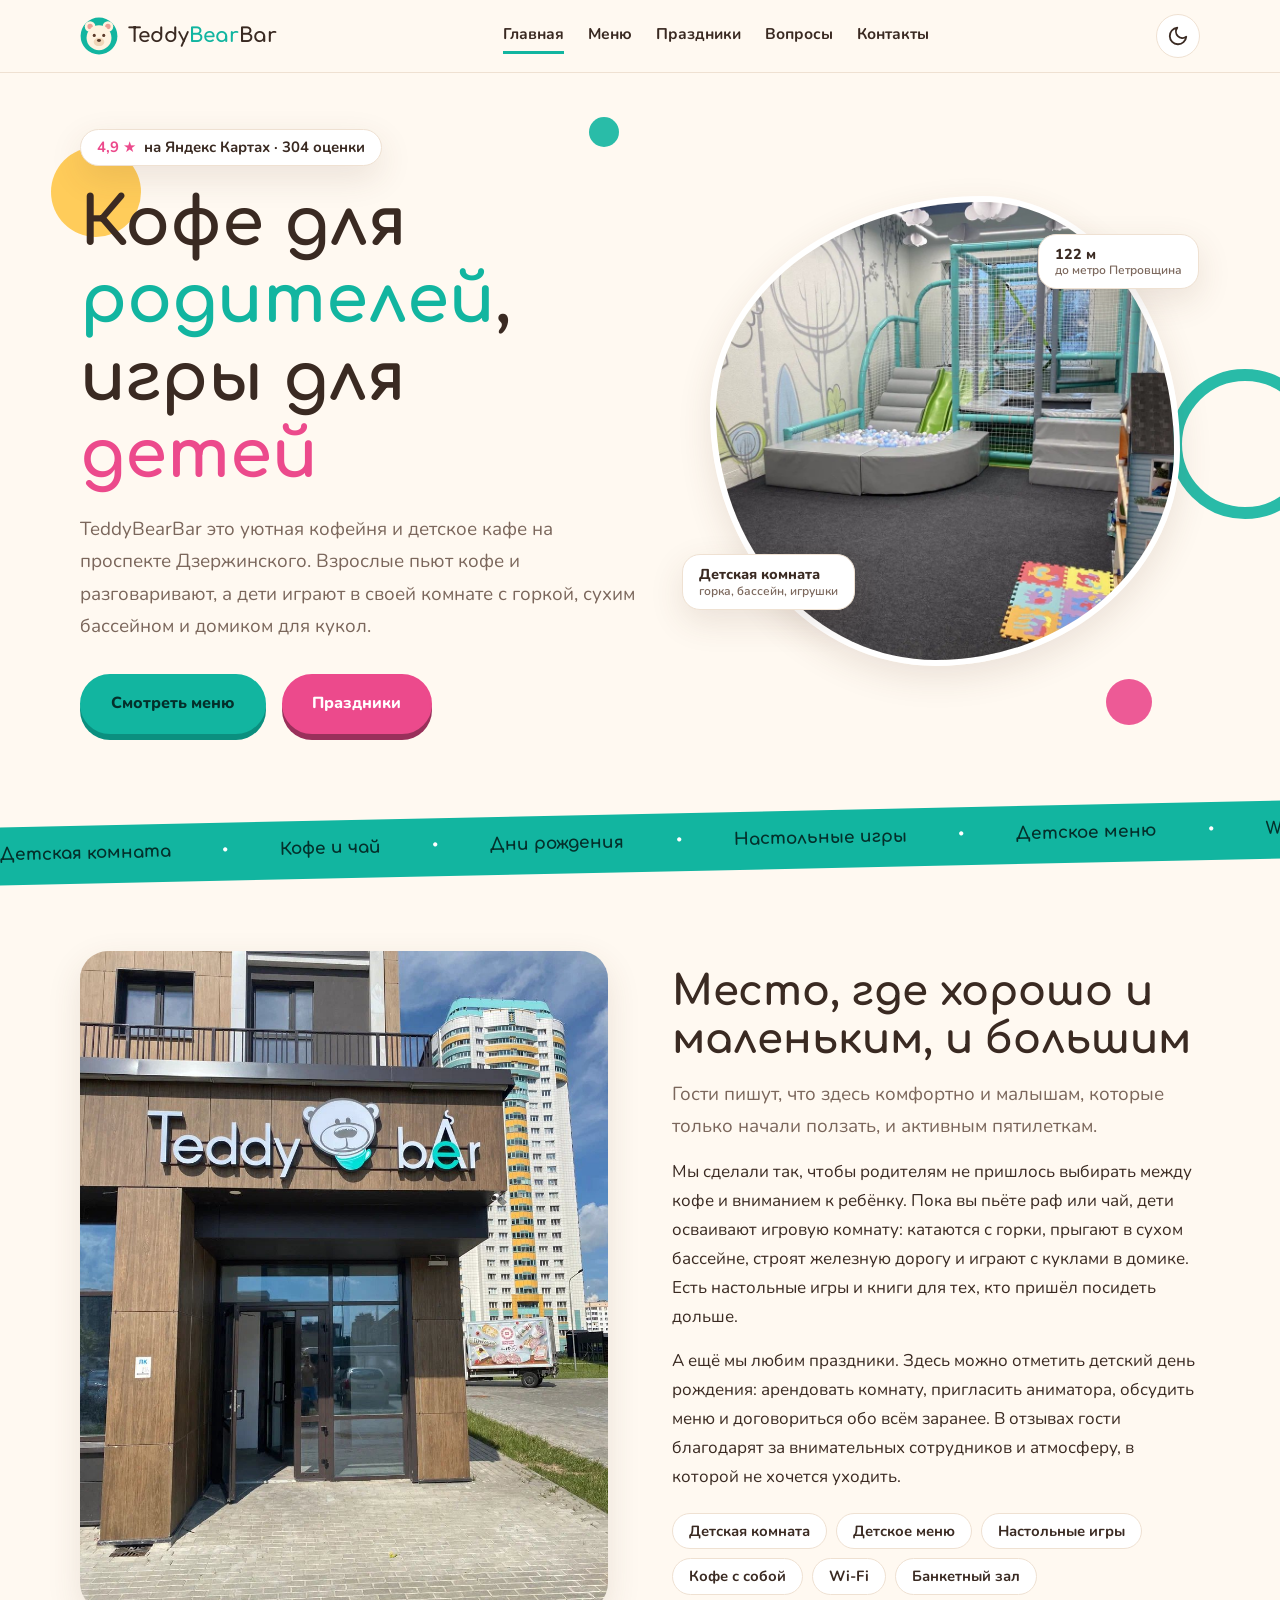
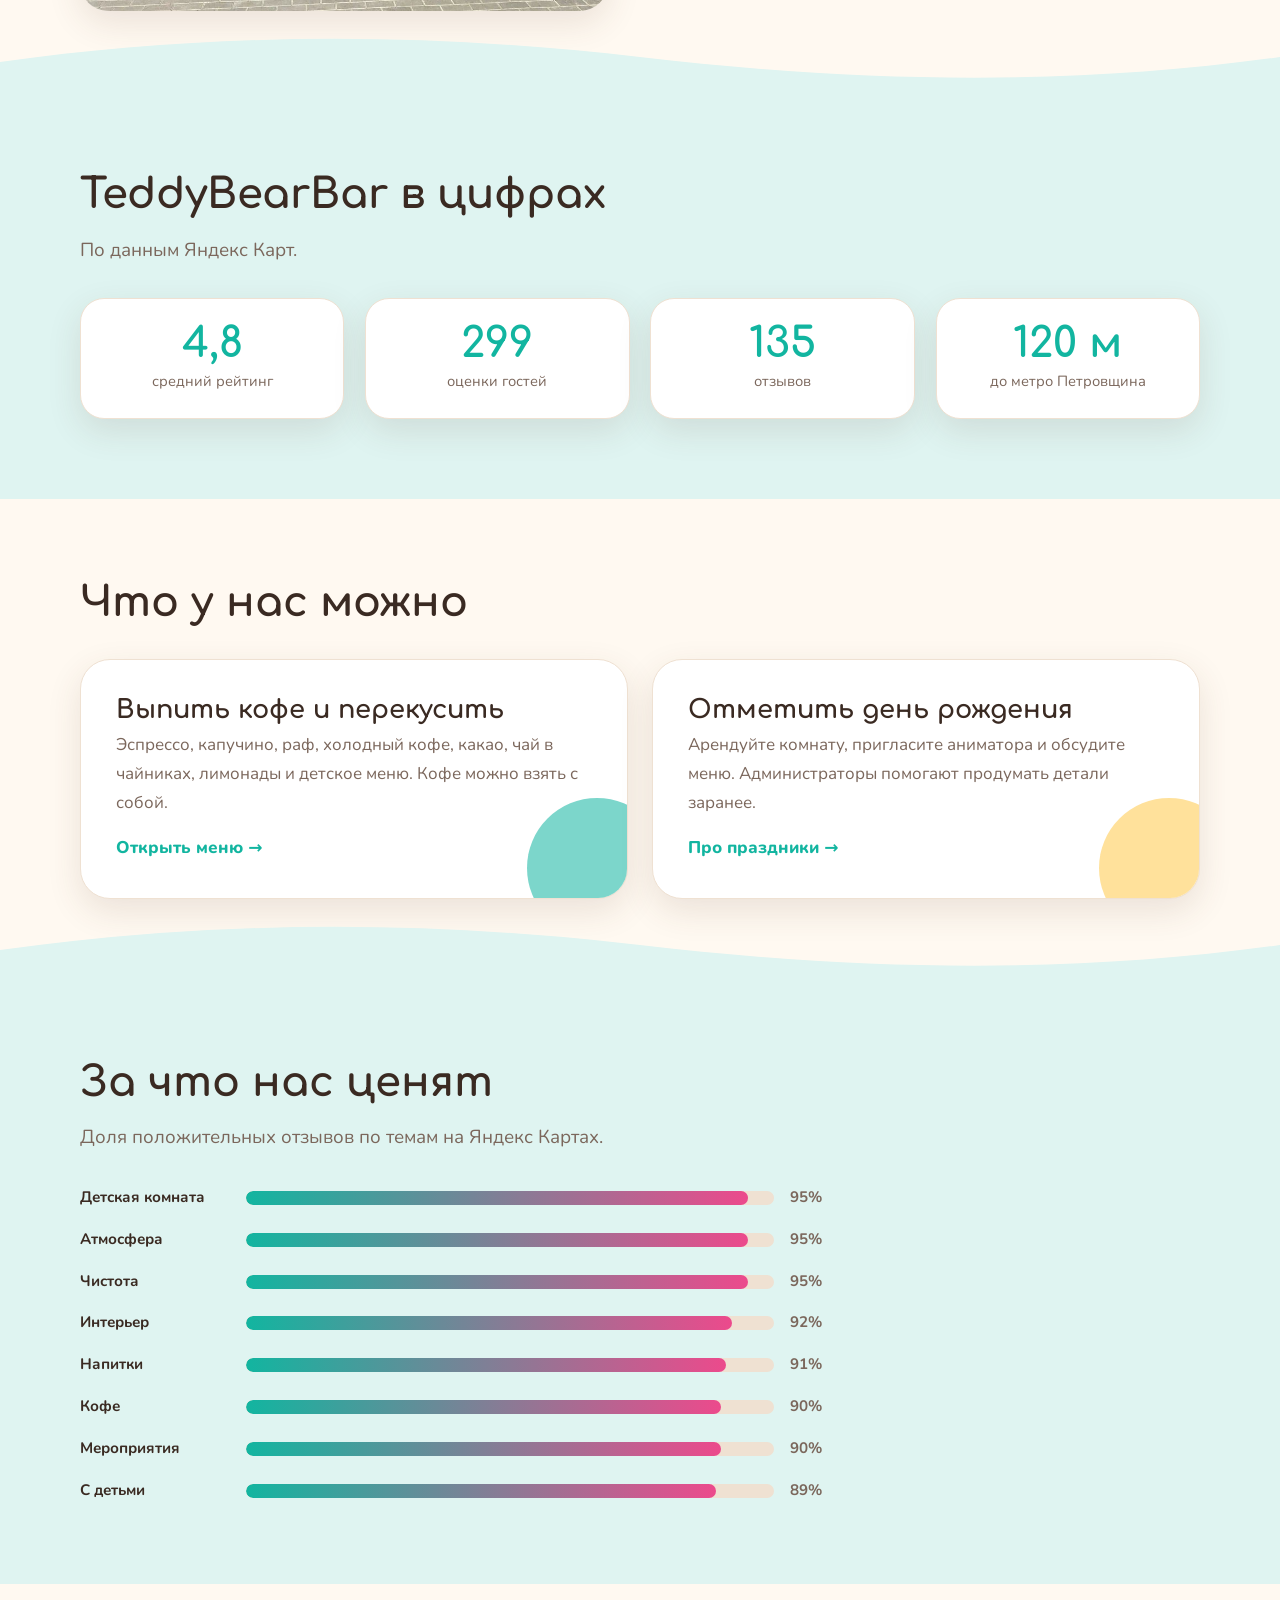
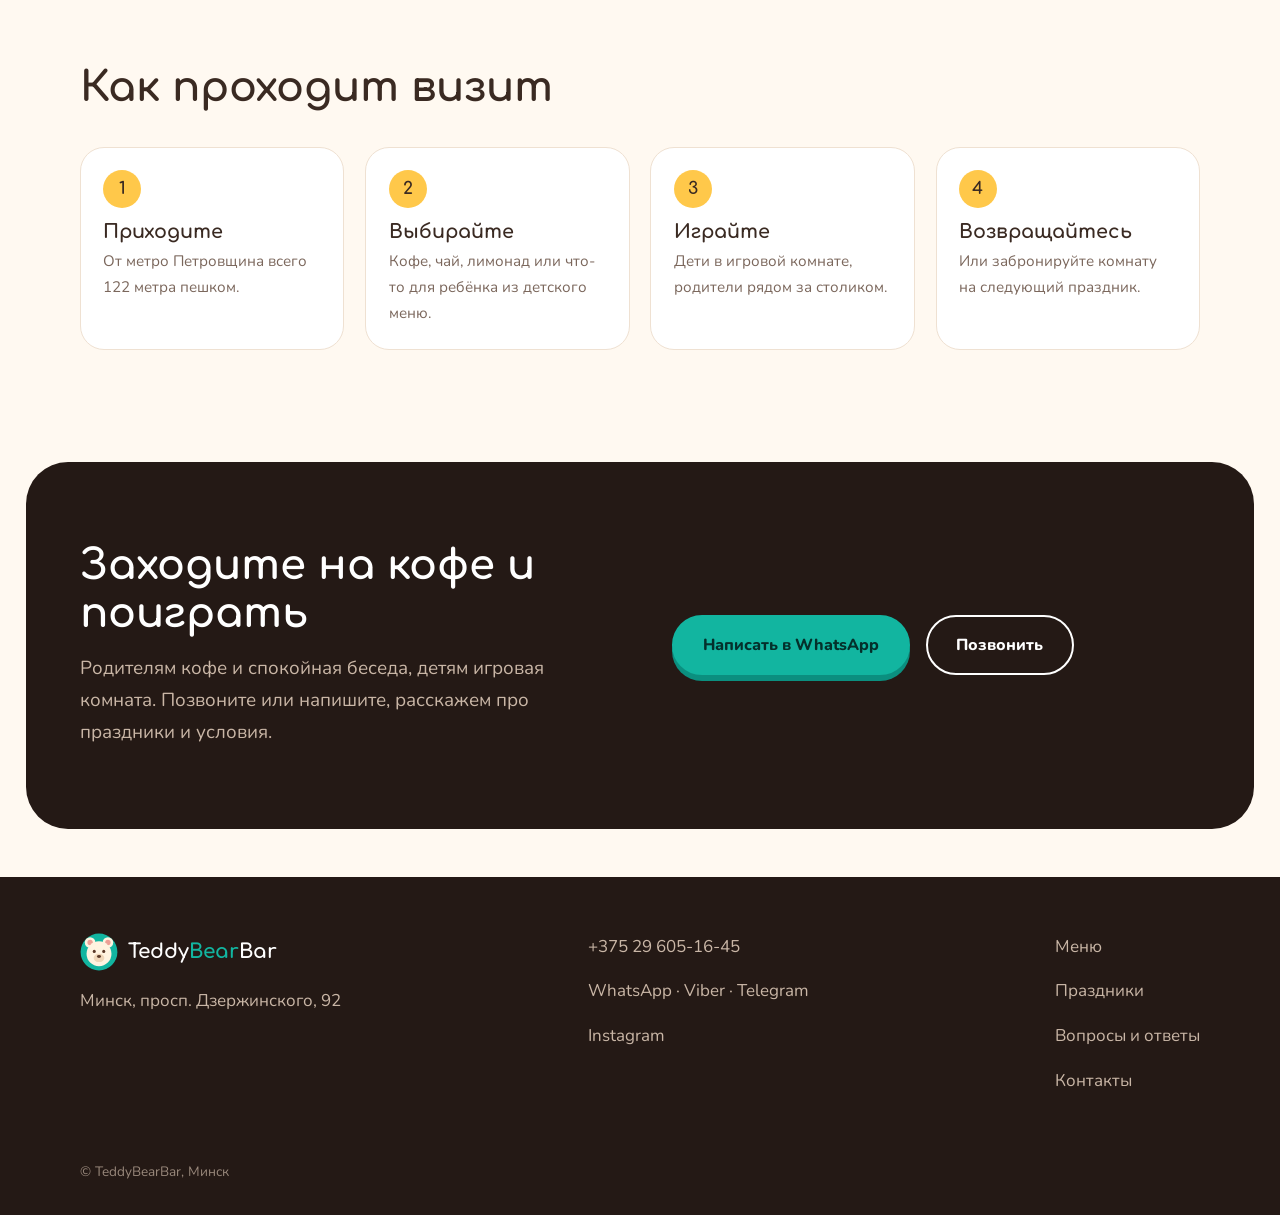
<file: index.html>
<!DOCTYPE html>
<html lang="ru"><head>
<meta charset="utf-8"><meta name="viewport" content="width=device-width,initial-scale=1">
<title>TeddyBearBar — детское кафе и кофейня в Минске, просп. Дзержинского 92</title><meta name="description" content="TeddyBearBar: кофейня и детское кафе с игровой комнатой на проспекте Дзержинского, 92 в Минске. Рейтинг 4,9, 304 оценки. Дни рождения, детское меню, Wi-Fi."><meta name="theme-color" content="#12b5a0">
<script>(function(){var t;try{t=localStorage.getItem('teddy-theme')}catch(e){}if(!t)t=matchMedia('(prefers-color-scheme: dark)').matches?'dark':'light';document.documentElement.dataset.theme=t})()</script>
<link rel="icon" href="favicon.ico" sizes="any"><link rel="icon" type="image/png" sizes="32x32" href="favicon-32.png"><link rel="icon" type="image/png" sizes="192x192" href="favicon-192.png"><link rel="apple-touch-icon" href="apple-touch-icon.png">
<link rel="preconnect" href="https://fonts.googleapis.com"><link rel="preconnect" href="https://fonts.gstatic.com" crossorigin>
<link href="https://fonts.googleapis.com/css2?family=Comfortaa:wght@600;700&family=Nunito:wght@400;600;700;800&display=swap" rel="stylesheet">
<link rel="stylesheet" href="style.css">
</head><body>
<div id="progress"></div>
<header><div class="wrap bar">
<a class="logo" href="index.html" aria-label="TeddyBearBar — на главную"><svg viewBox="0 0 64 64" aria-hidden="true"><circle cx="32" cy="32" r="31" fill="#12b5a0"/><circle cx="17" cy="16" r="9" fill="#fff3e0"/><circle cx="47" cy="16" r="9" fill="#fff3e0"/><circle cx="17" cy="16" r="4.5" fill="#eca096"/><circle cx="47" cy="16" r="4.5" fill="#eca096"/><circle cx="32" cy="35" r="21" fill="#fff3e0"/><circle cx="24" cy="31" r="2.6" fill="#5b3a29"/><circle cx="40" cy="31" r="2.6" fill="#5b3a29"/><ellipse cx="32" cy="42" rx="9" ry="7" fill="#f0d7b9"/><ellipse cx="32" cy="39.5" rx="3.4" ry="2.4" fill="#5b3a29"/></svg><span>Teddy<em>Bear</em>Bar</span></a>
<nav><a href="index.html" aria-current="page">Главная</a><a href="menu.html">Меню</a><a href="party.html">Праздники</a><a href="faq.html">Вопросы</a><a href="contacts.html">Контакты</a></nav>
<div class="tools"><button class="theme" type="button" aria-label="Переключить тему"><svg class="sun" viewBox="0 0 24 24" fill="none" stroke="currentColor" stroke-width="2" stroke-linecap="round"><circle cx="12" cy="12" r="4"/><path d="M12 2v2M12 20v2M2 12h2M20 12h2M4.9 4.9l1.4 1.4M17.7 17.7l1.4 1.4M4.9 19.1l1.4-1.4M17.7 6.3l1.4-1.4"/></svg><svg class="moon" viewBox="0 0 24 24" fill="none" stroke="currentColor" stroke-width="2" stroke-linecap="round" stroke-linejoin="round"><path d="M21 12.8A9 9 0 1 1 11.2 3a7 7 0 0 0 9.8 9.8z"/></svg></button><button class="burger" aria-label="Меню" aria-expanded="false">☰</button></div>
</div></header>
<main>
<div class="hero">
<div class="dot d1"></div><div class="dot d2"></div><div class="dot d3"></div><div class="dot d4"></div>
<div class="wrap">
<div><span class="tag"><b>4,9 ★</b> на Яндекс Картах · 304 оценки</span>
<h1 style="margin-top:1.2rem">Кофе для <span>родителей</span>, игры для <b>детей</b></h1>
<p class="lead">TeddyBearBar это уютная кофейня и детское кафе на проспекте Дзержинского. Взрослые пьют кофе и разговаривают, а дети играют в своей комнате с горкой, сухим бассейном и домиком для кукол.</p>
<div class="row"><a class="btn" href="menu.html">Смотреть меню</a><a class="btn pink" href="party.html">Праздники</a></div></div>
<div class="blobwrap"><div class="blob"><img src="images/play.jpg" alt="Детская игровая комната с горкой и сухим бассейном" fetchpriority="high"></div>
<div class="badge a">Детская комната<small>горка, бассейн, игрушки</small></div><div class="badge b">122 м<small>до метро Петровщина</small></div></div>
</div></div>
<div class="marquee" aria-hidden="true"><div><span>Детская комната</span><span>Кофе и чай</span><span>Дни рождения</span><span>Настольные игры</span><span>Детское меню</span><span>Wi-Fi</span><span>Подарочный сертификат</span><span>Детская комната</span><span>Кофе и чай</span><span>Дни рождения</span><span>Настольные игры</span><span>Детское меню</span><span>Wi-Fi</span><span>Подарочный сертификат</span></div></div>

<section><div class="wrap split">
<div class="photo"><img src="images/facade.jpg" alt="Вход в кофейню TeddyBearBar с вывеской-мишкой" loading="lazy" style="aspect-ratio:4/5"></div>
<div><h2>Место, где хорошо и маленьким, и большим</h2>
<p class="lead">Гости пишут, что здесь комфортно и малышам, которые только начали ползать, и активным пятилеткам.</p>
<p>Мы сделали так, чтобы родителям не пришлось выбирать между кофе и вниманием к ребёнку. Пока вы пьёте раф или чай, дети осваивают игровую комнату: катаются с горки, прыгают в сухом бассейне, строят железную дорогу и играют с куклами в домике. Есть настольные игры и книги для тех, кто пришёл посидеть дольше.</p>
<p>А ещё мы любим праздники. Здесь можно отметить детский день рождения: арендовать комнату, пригласить аниматора, обсудить меню и договориться обо всём заранее. В отзывах гости благодарят за внимательных сотрудников и атмосферу, в которой не хочется уходить.</p>
<div class="chips"><span>Детская комната</span><span>Детское меню</span><span>Настольные игры</span><span>Кофе с собой</span><span>Wi-Fi</span><span>Банкетный зал</span></div></div>
</div></section>

<section class="sky"><svg class="wave" viewBox="0 0 1440 60" preserveAspectRatio="none" aria-hidden="true"><path d="M0 60V30C240 0 480 0 720 25s480 30 720 0v35z"/></svg><div class="wrap"><h2>TeddyBearBar в цифрах</h2>
<p class="lead">По данным Яндекс Карт.</p>
<div class="stats">
<div class="stat"><b data-count="4.9">4,9</b><span>средний рейтинг</span></div>
<div class="stat"><b data-count="304">304</b><span>оценки гостей</span></div>
<div class="stat"><b data-count="137">137</b><span>отзывов</span></div>
<div class="stat"><b data-count="122" data-suf=" м">122 м</b><span>до метро Петровщина</span></div>
</div></div></section>

<section><div class="wrap"><h2>Что у нас можно</h2>
<div class="duo">
<a class="big t" href="menu.html"><h3>Выпить кофе и перекусить</h3><p>Эспрессо, капучино, раф, холодный кофе, какао, чай в чайниках, лимонады и детское меню. Кофе можно взять с собой.</p><span class="go">Открыть меню →</span></a>
<a class="big" href="party.html"><h3>Отметить день рождения</h3><p>Арендуйте комнату, пригласите аниматора и обсудите меню. Администраторы помогают продумать детали заранее.</p><span class="go">Про праздники →</span></a>
</div></div></section>

<section class="sky"><svg class="wave" viewBox="0 0 1440 60" preserveAspectRatio="none" aria-hidden="true"><path d="M0 60V30C240 0 480 0 720 25s480 30 720 0v35z"/></svg><div class="wrap"><h2>За что нас ценят</h2>
<p class="lead">Доля положительных отзывов по темам на Яндекс Картах.</p>
<div class="bars">
<div class="bar-row"><span>Детская комната</span><div class="track"><i class="fill" data-w="95"></i></div><em>95%</em></div>
<div class="bar-row"><span>Атмосфера</span><div class="track"><i class="fill" data-w="95"></i></div><em>95%</em></div>
<div class="bar-row"><span>Чистота</span><div class="track"><i class="fill" data-w="95"></i></div><em>95%</em></div>
<div class="bar-row"><span>Интерьер</span><div class="track"><i class="fill" data-w="92"></i></div><em>92%</em></div>
<div class="bar-row"><span>Напитки</span><div class="track"><i class="fill" data-w="91"></i></div><em>91%</em></div>
<div class="bar-row"><span>Кофе</span><div class="track"><i class="fill" data-w="90"></i></div><em>90%</em></div>
<div class="bar-row"><span>Мероприятия</span><div class="track"><i class="fill" data-w="90"></i></div><em>90%</em></div>
<div class="bar-row"><span>С детьми</span><div class="track"><i class="fill" data-w="89"></i></div><em>89%</em></div>
</div></div></section>

<section><div class="wrap"><h2>Как проходит визит</h2>
<div class="steps">
<div class="step"><h3>Приходите</h3><p>От метро Петровщина всего 122 метра пешком.</p></div>
<div class="step"><h3>Выбирайте</h3><p>Кофе, чай, лимонад или что-то для ребёнка из детского меню.</p></div>
<div class="step"><h3>Играйте</h3><p>Дети в игровой комнате, родители рядом за столиком.</p></div>
<div class="step"><h3>Возвращайтесь</h3><p>Или забронируйте комнату на следующий праздник.</p></div>
</div></div></section>
<section class="dark" style="margin-top:2rem"><div class="wrap split"><div><h2>Заходите на кофе и поиграть</h2><p class="lead">Родителям кофе и спокойная беседа, детям игровая комната. Позвоните или напишите, расскажем про праздники и условия.</p></div><div class="row"><a class="btn" href="https://wa.me/375296051645">Написать в WhatsApp</a><a class="btn ghost" style="color:#fff;border-color:#fff" href="tel:+375296051645">Позвонить</a></div></div></section></main>
<footer><div class="wrap">
<div><a class="logo" href="index.html"><svg viewBox="0 0 64 64" aria-hidden="true"><circle cx="32" cy="32" r="31" fill="#12b5a0"/><circle cx="17" cy="16" r="9" fill="#fff3e0"/><circle cx="47" cy="16" r="9" fill="#fff3e0"/><circle cx="17" cy="16" r="4.5" fill="#eca096"/><circle cx="47" cy="16" r="4.5" fill="#eca096"/><circle cx="32" cy="35" r="21" fill="#fff3e0"/><circle cx="24" cy="31" r="2.6" fill="#5b3a29"/><circle cx="40" cy="31" r="2.6" fill="#5b3a29"/><ellipse cx="32" cy="42" rx="9" ry="7" fill="#f0d7b9"/><ellipse cx="32" cy="39.5" rx="3.4" ry="2.4" fill="#5b3a29"/></svg><span>Teddy<em>Bear</em>Bar</span></a><p style="margin-top:1rem">Минск, просп. Дзержинского, 92</p></div>
<div><p><a href="tel:+375296051645">+375 29 605-16-45</a></p><p><a href="https://wa.me/375296051645">WhatsApp</a> · <a href="https://viber.click/375296051645">Viber</a> · <a href="https://t.me/+375296051645">Telegram</a></p><p><a href="https://www.instagram.com/teddybear.bar">Instagram</a></p></div>
<div><p><a href="menu.html">Меню</a></p><p><a href="party.html">Праздники</a></p><p><a href="faq.html">Вопросы и ответы</a></p><p><a href="contacts.html">Контакты</a></p></div>
<p class="small">© TeddyBearBar, Минск</p>
</div></footer>
<div class="dock"><a href="tel:+375296051645">Позвонить</a><a href="https://wa.me/375296051645">WhatsApp</a></div>
<script src="main.js"></script></body></html>
</file>
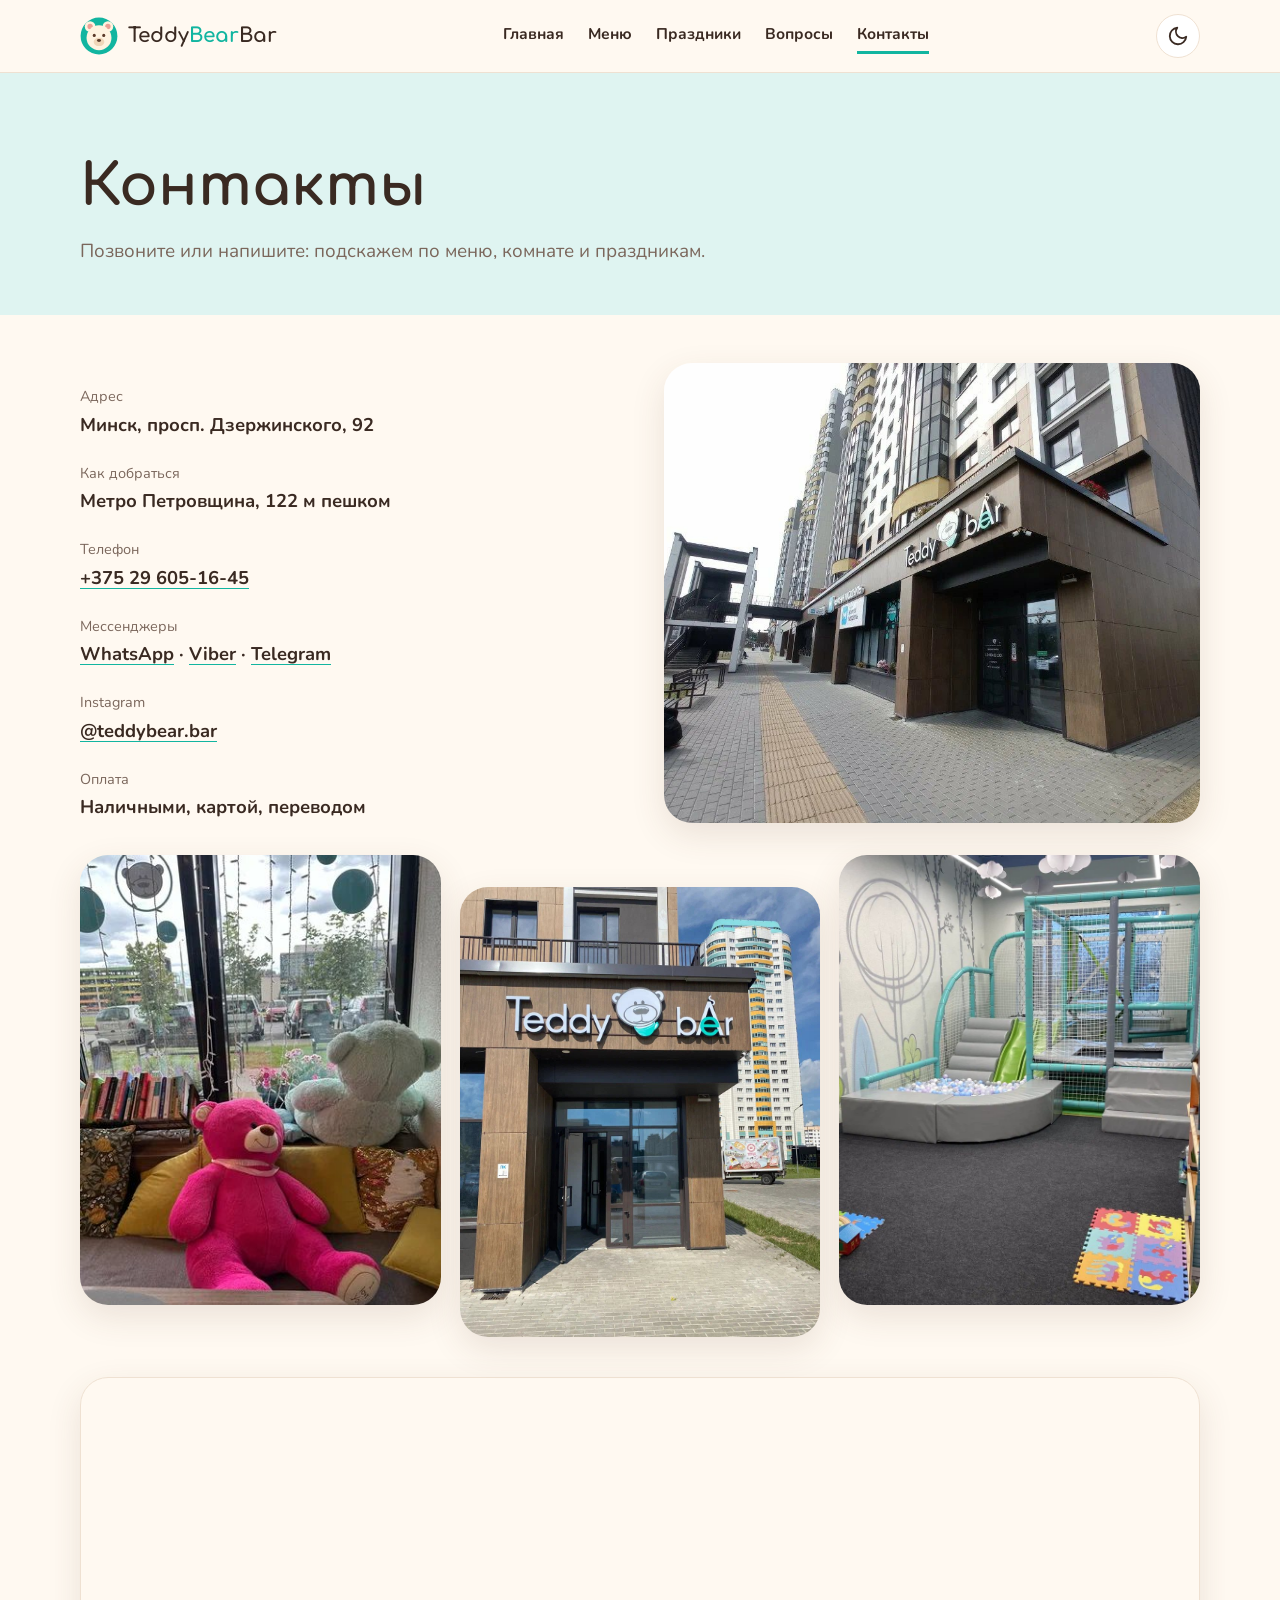
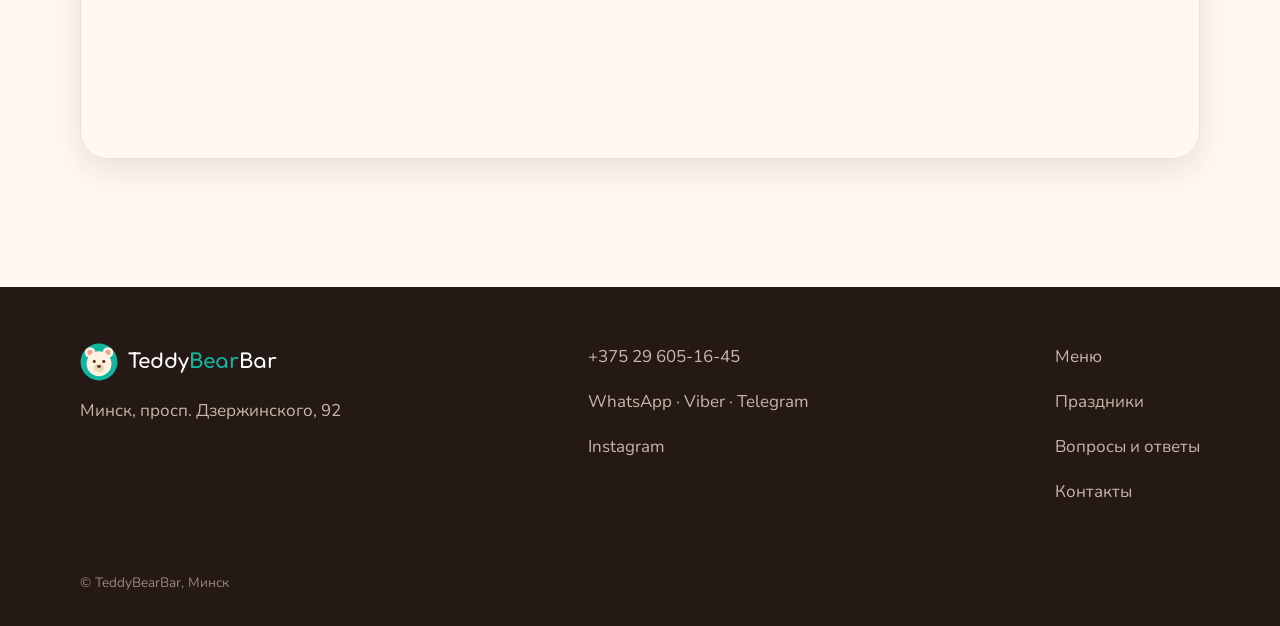
<file: contacts.html>
<!DOCTYPE html>
<html lang="ru"><head>
<meta charset="utf-8"><meta name="viewport" content="width=device-width,initial-scale=1">
<title>Контакты — TeddyBearBar, Минск, Дзержинского 92</title><meta name="description" content="Минск, просп. Дзержинского, 92. Телефон +375 29 605-16-45. Метро Петровщина, 122 м."><meta name="theme-color" content="#12b5a0">
<script>(function(){var t;try{t=localStorage.getItem('teddy-theme')}catch(e){}if(!t)t=matchMedia('(prefers-color-scheme: dark)').matches?'dark':'light';document.documentElement.dataset.theme=t})()</script>
<link rel="icon" href="favicon.ico" sizes="any"><link rel="icon" type="image/png" sizes="32x32" href="favicon-32.png"><link rel="icon" type="image/png" sizes="192x192" href="favicon-192.png"><link rel="apple-touch-icon" href="apple-touch-icon.png">
<link rel="preconnect" href="https://fonts.googleapis.com"><link rel="preconnect" href="https://fonts.gstatic.com" crossorigin>
<link href="https://fonts.googleapis.com/css2?family=Comfortaa:wght@600;700&family=Nunito:wght@400;600;700;800&display=swap" rel="stylesheet">
<link rel="stylesheet" href="style.css">
</head><body>
<div id="progress"></div>
<header><div class="wrap bar">
<a class="logo" href="index.html" aria-label="TeddyBearBar — на главную"><svg viewBox="0 0 64 64" aria-hidden="true"><circle cx="32" cy="32" r="31" fill="#12b5a0"/><circle cx="17" cy="16" r="9" fill="#fff3e0"/><circle cx="47" cy="16" r="9" fill="#fff3e0"/><circle cx="17" cy="16" r="4.5" fill="#eca096"/><circle cx="47" cy="16" r="4.5" fill="#eca096"/><circle cx="32" cy="35" r="21" fill="#fff3e0"/><circle cx="24" cy="31" r="2.6" fill="#5b3a29"/><circle cx="40" cy="31" r="2.6" fill="#5b3a29"/><ellipse cx="32" cy="42" rx="9" ry="7" fill="#f0d7b9"/><ellipse cx="32" cy="39.5" rx="3.4" ry="2.4" fill="#5b3a29"/></svg><span>Teddy<em>Bear</em>Bar</span></a>
<nav><a href="index.html">Главная</a><a href="menu.html">Меню</a><a href="party.html">Праздники</a><a href="faq.html">Вопросы</a><a href="contacts.html" aria-current="page">Контакты</a></nav>
<div class="tools"><button class="theme" type="button" aria-label="Переключить тему"><svg class="sun" viewBox="0 0 24 24" fill="none" stroke="currentColor" stroke-width="2" stroke-linecap="round"><circle cx="12" cy="12" r="4"/><path d="M12 2v2M12 20v2M2 12h2M20 12h2M4.9 4.9l1.4 1.4M17.7 17.7l1.4 1.4M4.9 19.1l1.4-1.4M17.7 6.3l1.4-1.4"/></svg><svg class="moon" viewBox="0 0 24 24" fill="none" stroke="currentColor" stroke-width="2" stroke-linecap="round" stroke-linejoin="round"><path d="M21 12.8A9 9 0 1 1 11.2 3a7 7 0 0 0 9.8 9.8z"/></svg></button><button class="burger" aria-label="Меню" aria-expanded="false">☰</button></div>
</div></header>
<main>
<section class="sky" style="padding-bottom:3rem"><div class="wrap"><h1 style="font-size:clamp(2.1rem,5.4vw,3.6rem)">Контакты</h1>
<p class="lead" style="margin-top:1rem">Позвоните или напишите: подскажем по меню, комнате и праздникам.</p></div></section>
<section style="padding-top:3rem"><div class="wrap"><div class="cards">
<div><dl>
<dt>Адрес</dt><dd>Минск, просп. Дзержинского, 92</dd>
<dt>Как добраться</dt><dd>Метро Петровщина, 122 м пешком</dd>
<dt>Телефон</dt><dd><a href="tel:+375296051645">+375 29 605-16-45</a></dd>
<dt>Мессенджеры</dt><dd><a href="https://wa.me/375296051645">WhatsApp</a> · <a href="https://viber.click/375296051645">Viber</a> · <a href="https://t.me/+375296051645">Telegram</a></dd>
<dt>Instagram</dt><dd><a href="https://www.instagram.com/teddybear.bar">@teddybear.bar</a></dd>
<dt>Оплата</dt><dd>Наличными, картой, переводом</dd>
</dl></div>
<div class="photo"><img src="images/street.jpg" alt="Вход в TeddyBearBar со стороны улицы" loading="lazy"></div>
</div>
<div class="gal"><div class="photo"><img src="images/bears.jpg" alt="Плюшевые мишки на диване у окна" loading="lazy"></div><div class="photo"><img src="images/facade.jpg" alt="Вывеска TeddyBearBar" loading="lazy"></div><div class="photo"><img src="images/play.jpg" alt="Игровая комната" loading="lazy"></div></div>
<div class="map"><iframe title="TeddyBearBar на карте" loading="lazy" src="https://yandex.by/map-widget/v1/?ll=27.486843%2C53.866481&z=16&text=%D0%9C%D0%B8%D0%BD%D1%81%D0%BA%2C%20%D0%BF%D1%80%D0%BE%D1%81%D0%BF%D0%B5%D0%BA%D1%82%20%D0%94%D0%B7%D0%B5%D1%80%D0%B6%D0%B8%D0%BD%D1%81%D0%BA%D0%BE%D0%B3%D0%BE%2C%2092"></iframe></div>
</div></section></main>
<footer><div class="wrap">
<div><a class="logo" href="index.html"><svg viewBox="0 0 64 64" aria-hidden="true"><circle cx="32" cy="32" r="31" fill="#12b5a0"/><circle cx="17" cy="16" r="9" fill="#fff3e0"/><circle cx="47" cy="16" r="9" fill="#fff3e0"/><circle cx="17" cy="16" r="4.5" fill="#eca096"/><circle cx="47" cy="16" r="4.5" fill="#eca096"/><circle cx="32" cy="35" r="21" fill="#fff3e0"/><circle cx="24" cy="31" r="2.6" fill="#5b3a29"/><circle cx="40" cy="31" r="2.6" fill="#5b3a29"/><ellipse cx="32" cy="42" rx="9" ry="7" fill="#f0d7b9"/><ellipse cx="32" cy="39.5" rx="3.4" ry="2.4" fill="#5b3a29"/></svg><span>Teddy<em>Bear</em>Bar</span></a><p style="margin-top:1rem">Минск, просп. Дзержинского, 92</p></div>
<div><p><a href="tel:+375296051645">+375 29 605-16-45</a></p><p><a href="https://wa.me/375296051645">WhatsApp</a> · <a href="https://viber.click/375296051645">Viber</a> · <a href="https://t.me/+375296051645">Telegram</a></p><p><a href="https://www.instagram.com/teddybear.bar">Instagram</a></p></div>
<div><p><a href="menu.html">Меню</a></p><p><a href="party.html">Праздники</a></p><p><a href="faq.html">Вопросы и ответы</a></p><p><a href="contacts.html">Контакты</a></p></div>
<p class="small">© TeddyBearBar, Минск</p>
</div></footer>
<div class="dock"><a href="tel:+375296051645">Позвонить</a><a href="https://wa.me/375296051645">WhatsApp</a></div>
<script src="main.js"></script></body></html>
</file>
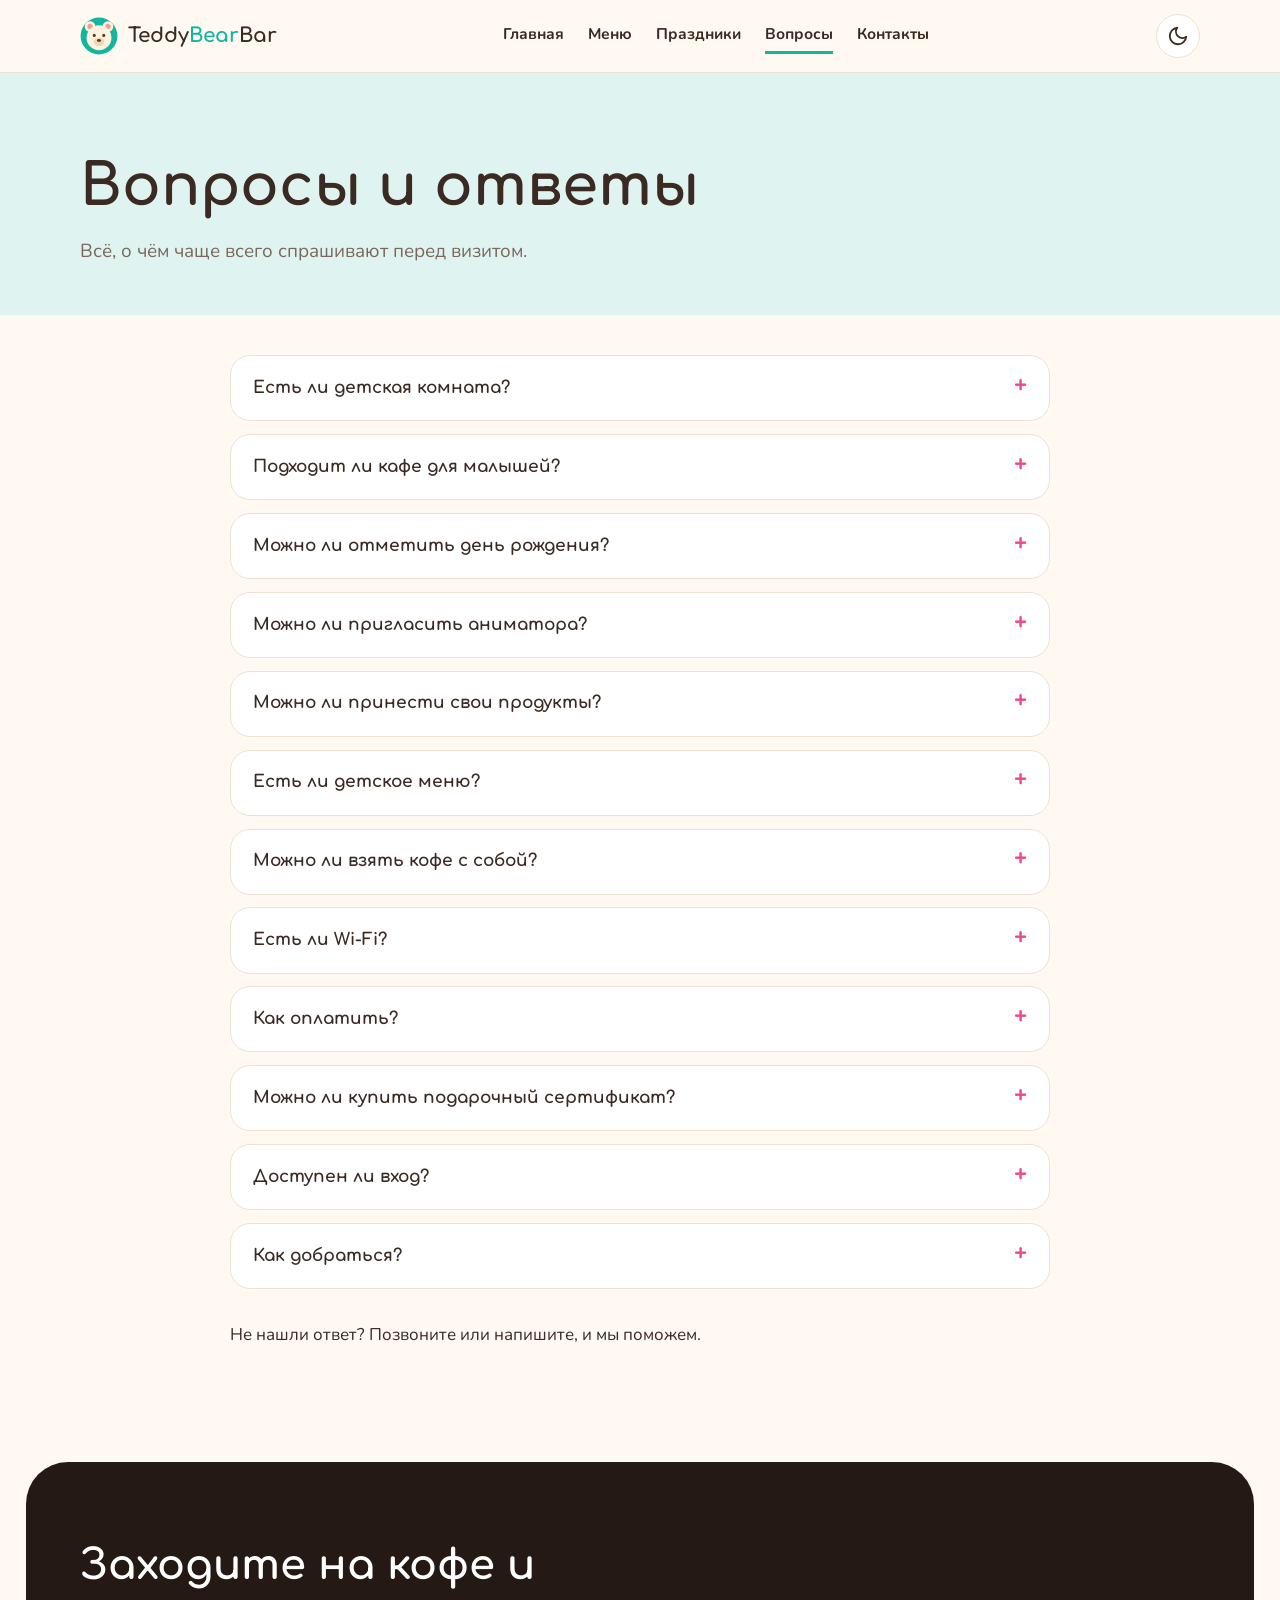
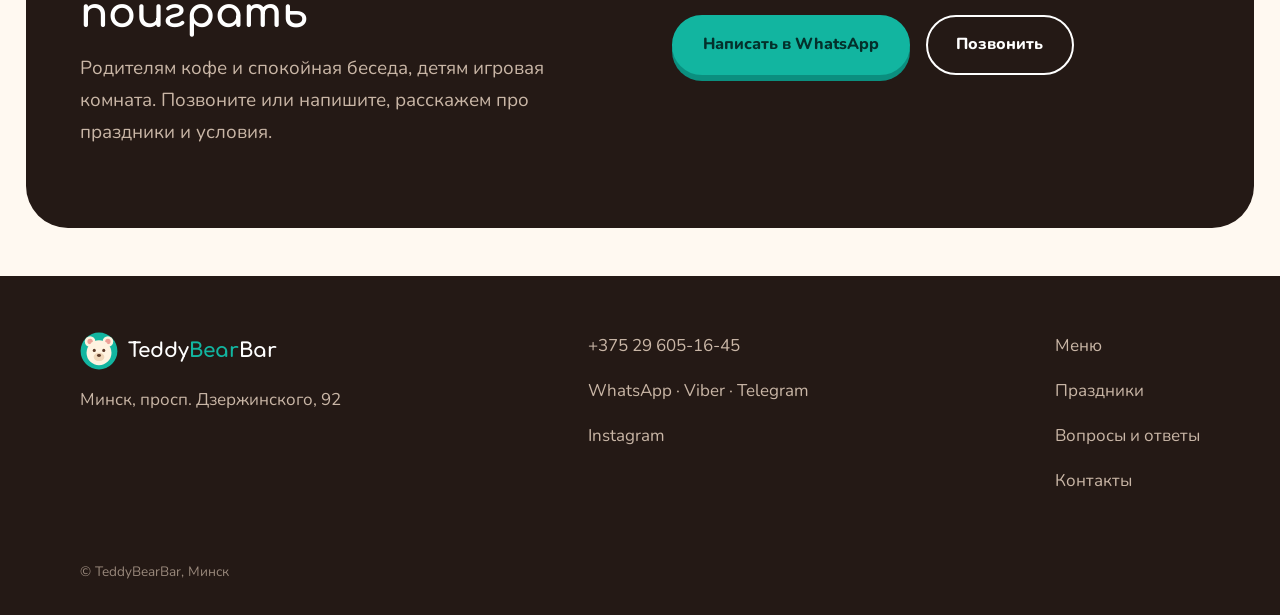
<file: faq.html>
<!DOCTYPE html>
<html lang="ru"><head>
<meta charset="utf-8"><meta name="viewport" content="width=device-width,initial-scale=1">
<title>Вопросы и ответы — TeddyBearBar, Минск</title><meta name="description" content="Детская комната, праздники, меню, оплата и как добраться: ответы на частые вопросы о TeddyBearBar на Дзержинского, 92."><meta name="theme-color" content="#12b5a0">
<script>(function(){var t;try{t=localStorage.getItem('teddy-theme')}catch(e){}if(!t)t=matchMedia('(prefers-color-scheme: dark)').matches?'dark':'light';document.documentElement.dataset.theme=t})()</script>
<link rel="icon" href="favicon.ico" sizes="any"><link rel="icon" type="image/png" sizes="32x32" href="favicon-32.png"><link rel="icon" type="image/png" sizes="192x192" href="favicon-192.png"><link rel="apple-touch-icon" href="apple-touch-icon.png">
<link rel="preconnect" href="https://fonts.googleapis.com"><link rel="preconnect" href="https://fonts.gstatic.com" crossorigin>
<link href="https://fonts.googleapis.com/css2?family=Comfortaa:wght@600;700&family=Nunito:wght@400;600;700;800&display=swap" rel="stylesheet">
<link rel="stylesheet" href="style.css">
</head><body>
<div id="progress"></div>
<header><div class="wrap bar">
<a class="logo" href="index.html" aria-label="TeddyBearBar — на главную"><svg viewBox="0 0 64 64" aria-hidden="true"><circle cx="32" cy="32" r="31" fill="#12b5a0"/><circle cx="17" cy="16" r="9" fill="#fff3e0"/><circle cx="47" cy="16" r="9" fill="#fff3e0"/><circle cx="17" cy="16" r="4.5" fill="#eca096"/><circle cx="47" cy="16" r="4.5" fill="#eca096"/><circle cx="32" cy="35" r="21" fill="#fff3e0"/><circle cx="24" cy="31" r="2.6" fill="#5b3a29"/><circle cx="40" cy="31" r="2.6" fill="#5b3a29"/><ellipse cx="32" cy="42" rx="9" ry="7" fill="#f0d7b9"/><ellipse cx="32" cy="39.5" rx="3.4" ry="2.4" fill="#5b3a29"/></svg><span>Teddy<em>Bear</em>Bar</span></a>
<nav><a href="index.html">Главная</a><a href="menu.html">Меню</a><a href="party.html">Праздники</a><a href="faq.html" aria-current="page">Вопросы</a><a href="contacts.html">Контакты</a></nav>
<div class="tools"><button class="theme" type="button" aria-label="Переключить тему"><svg class="sun" viewBox="0 0 24 24" fill="none" stroke="currentColor" stroke-width="2" stroke-linecap="round"><circle cx="12" cy="12" r="4"/><path d="M12 2v2M12 20v2M2 12h2M20 12h2M4.9 4.9l1.4 1.4M17.7 17.7l1.4 1.4M4.9 19.1l1.4-1.4M17.7 6.3l1.4-1.4"/></svg><svg class="moon" viewBox="0 0 24 24" fill="none" stroke="currentColor" stroke-width="2" stroke-linecap="round" stroke-linejoin="round"><path d="M21 12.8A9 9 0 1 1 11.2 3a7 7 0 0 0 9.8 9.8z"/></svg></button><button class="burger" aria-label="Меню" aria-expanded="false">☰</button></div>
</div></header>
<main>
<section class="sky" style="padding-bottom:3rem"><div class="wrap"><h1 style="font-size:clamp(2.1rem,5.4vw,3.6rem)">Вопросы и ответы</h1>
<p class="lead" style="margin-top:1rem">Всё, о чём чаще всего спрашивают перед визитом.</p></div></section>
<section style="padding-top:2.5rem"><div class="wrap" style="max-width:820px"><details><summary>Есть ли детская комната?</summary><p>Да. Игровая комната с горкой, сухим бассейном, мягкими модулями и домиком для кукол. Есть также настольные игры.</p></details><details><summary>Подходит ли кафе для малышей?</summary><p>Гости пишут, что здесь комфортно и малышам, которые только начали ползать, и активным пятилеткам.</p></details><details><summary>Можно ли отметить день рождения?</summary><p>Да. Можно арендовать комнату или банкетный зал. Условия, даты и стоимость называет администратор, напишите в WhatsApp, Viber или Telegram.</p></details><details><summary>Можно ли пригласить аниматора?</summary><p>По отзывам, да, можно пригласить своего аниматора, а кафе подскажет вариант. Условия лучше обсудить при бронировании.</p></details><details><summary>Можно ли принести свои продукты?</summary><p>Есть своя кухня с меню. В отзывах пишут, что о своих продуктах на стол можно договориться. Уточните при бронировании.</p></details><details><summary>Есть ли детское меню?</summary><p>Да, есть детское меню и детские напитки, например детское какао и бэбичино. Актуальные позиции лучше уточнить у администратора.</p></details><details><summary>Можно ли взять кофе с собой?</summary><p>Да, кофе и еду можно взять с собой.</p></details><details><summary>Есть ли Wi-Fi?</summary><p>Да, в кафе есть Wi-Fi.</p></details><details><summary>Как оплатить?</summary><p>Наличными, картой, банковским переводом или безналичным расчётом.</p></details><details><summary>Можно ли купить подарочный сертификат?</summary><p>Да, в кафе есть подарочные сертификаты. Подробности уточняйте по телефону.</p></details><details><summary>Доступен ли вход?</summary><p>По данным карточки, вход доступен для инвалидных колясок.</p></details><details><summary>Как добраться?</summary><p>От метро Петровщина около 122 метров пешком. Адрес: просп. Дзержинского, 92.</p></details><p style="margin-top:2rem">Не нашли ответ? Позвоните или напишите, и мы поможем.</p></div></section>
<section class="dark" style="margin-top:2rem"><div class="wrap split"><div><h2>Заходите на кофе и поиграть</h2><p class="lead">Родителям кофе и спокойная беседа, детям игровая комната. Позвоните или напишите, расскажем про праздники и условия.</p></div><div class="row"><a class="btn" href="https://wa.me/375296051645">Написать в WhatsApp</a><a class="btn ghost" style="color:#fff;border-color:#fff" href="tel:+375296051645">Позвонить</a></div></div></section></main>
<footer><div class="wrap">
<div><a class="logo" href="index.html"><svg viewBox="0 0 64 64" aria-hidden="true"><circle cx="32" cy="32" r="31" fill="#12b5a0"/><circle cx="17" cy="16" r="9" fill="#fff3e0"/><circle cx="47" cy="16" r="9" fill="#fff3e0"/><circle cx="17" cy="16" r="4.5" fill="#eca096"/><circle cx="47" cy="16" r="4.5" fill="#eca096"/><circle cx="32" cy="35" r="21" fill="#fff3e0"/><circle cx="24" cy="31" r="2.6" fill="#5b3a29"/><circle cx="40" cy="31" r="2.6" fill="#5b3a29"/><ellipse cx="32" cy="42" rx="9" ry="7" fill="#f0d7b9"/><ellipse cx="32" cy="39.5" rx="3.4" ry="2.4" fill="#5b3a29"/></svg><span>Teddy<em>Bear</em>Bar</span></a><p style="margin-top:1rem">Минск, просп. Дзержинского, 92</p></div>
<div><p><a href="tel:+375296051645">+375 29 605-16-45</a></p><p><a href="https://wa.me/375296051645">WhatsApp</a> · <a href="https://viber.click/375296051645">Viber</a> · <a href="https://t.me/+375296051645">Telegram</a></p><p><a href="https://www.instagram.com/teddybear.bar">Instagram</a></p></div>
<div><p><a href="menu.html">Меню</a></p><p><a href="party.html">Праздники</a></p><p><a href="faq.html">Вопросы и ответы</a></p><p><a href="contacts.html">Контакты</a></p></div>
<p class="small">© TeddyBearBar, Минск</p>
</div></footer>
<div class="dock"><a href="tel:+375296051645">Позвонить</a><a href="https://wa.me/375296051645">WhatsApp</a></div>
<script src="main.js"></script></body></html>
</file>
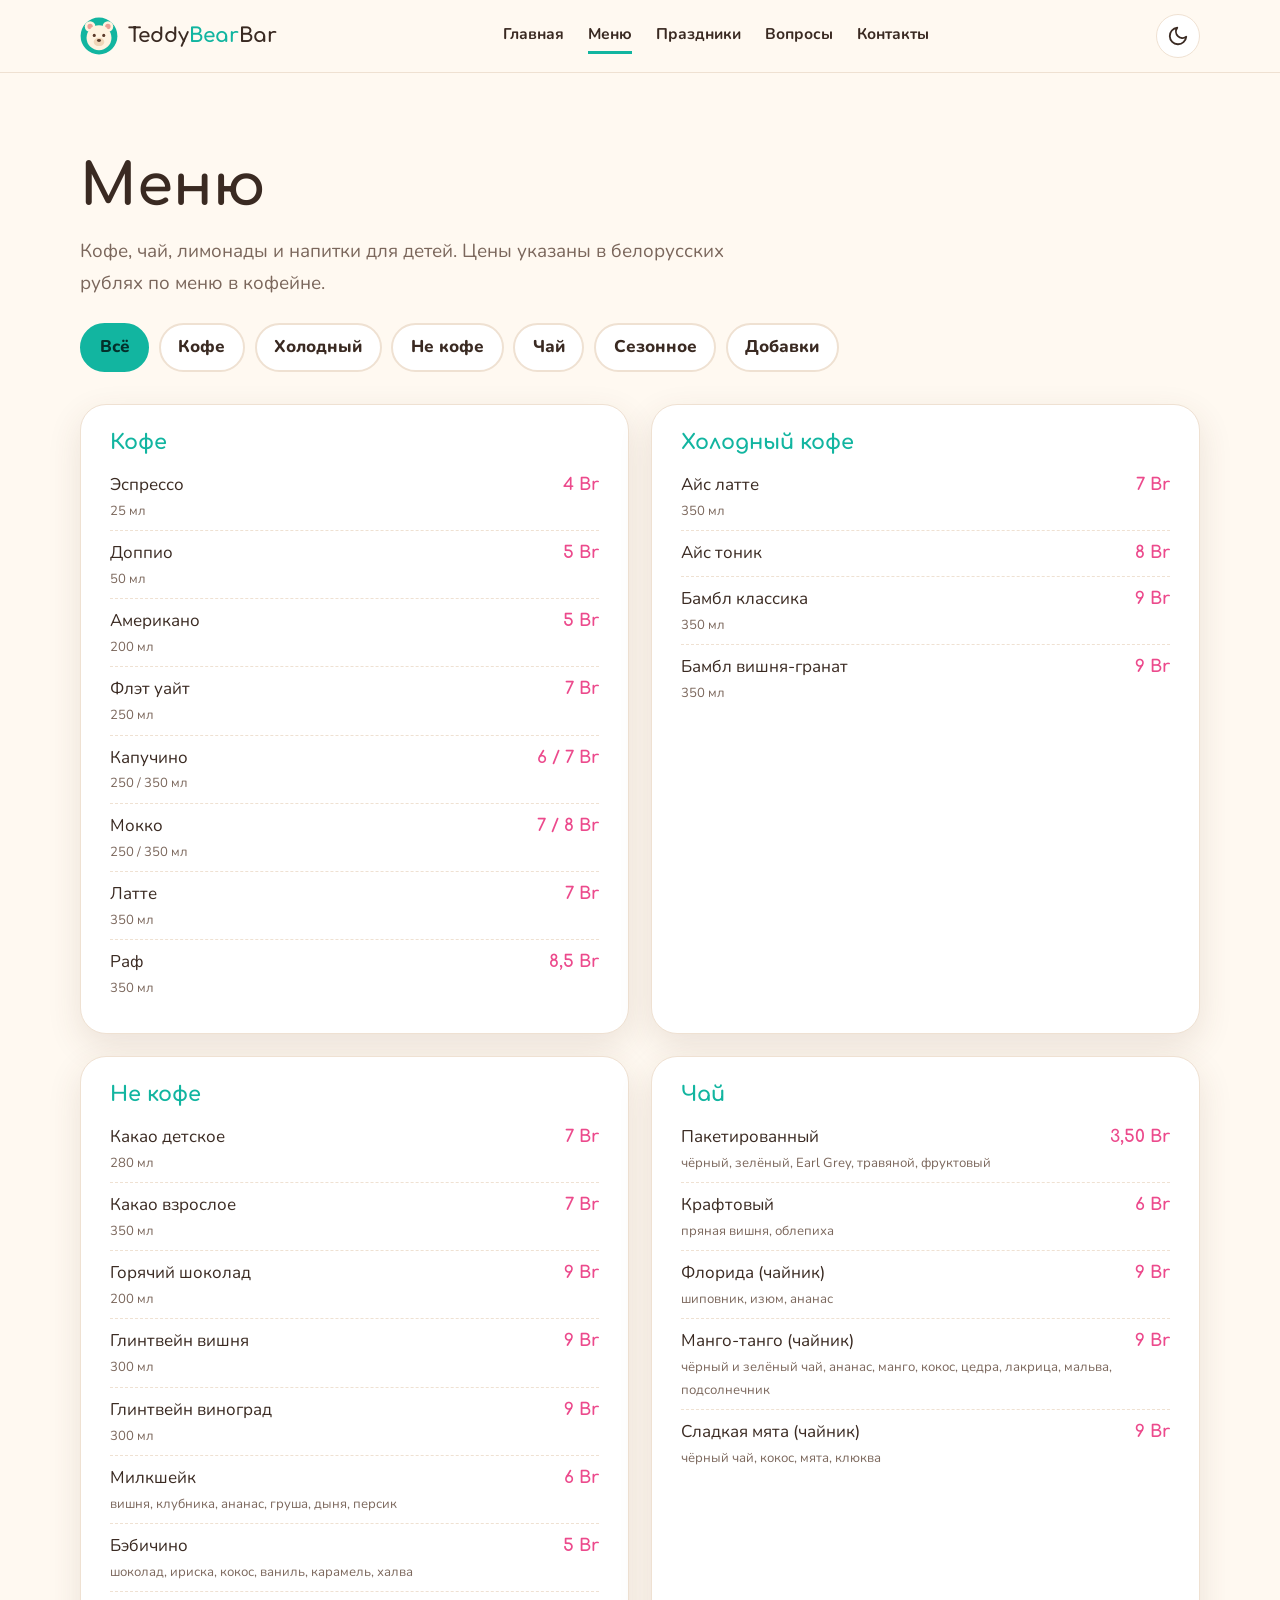
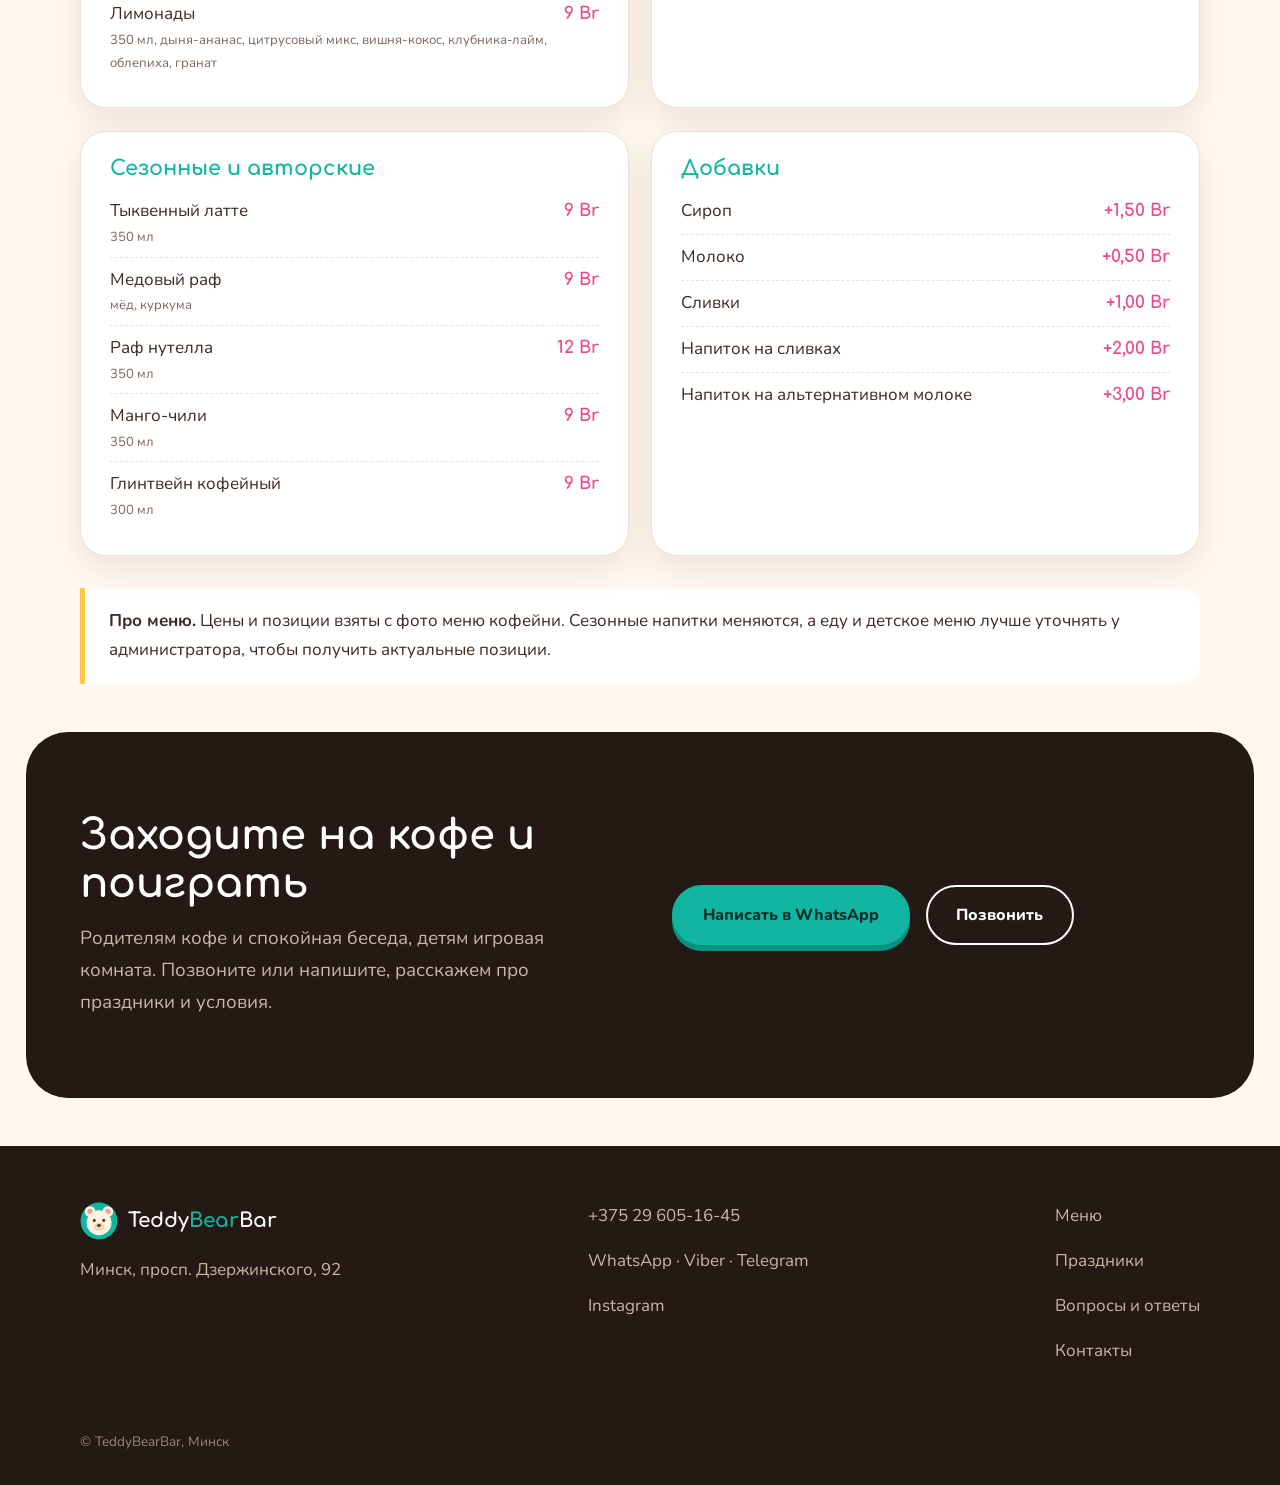
<file: menu.html>
<!DOCTYPE html>
<html lang="ru"><head>
<meta charset="utf-8"><meta name="viewport" content="width=device-width,initial-scale=1">
<title>Меню — TeddyBearBar, Минск</title><meta name="description" content="Кофе, чай, лимонады, детское какао и сезонные напитки. Эспрессо от 4 Br, капучино 6–7 Br. TeddyBearBar на Дзержинского, 92."><meta name="theme-color" content="#12b5a0">
<script>(function(){var t;try{t=localStorage.getItem('teddy-theme')}catch(e){}if(!t)t=matchMedia('(prefers-color-scheme: dark)').matches?'dark':'light';document.documentElement.dataset.theme=t})()</script>
<link rel="icon" href="favicon.ico" sizes="any"><link rel="icon" type="image/png" sizes="32x32" href="favicon-32.png"><link rel="icon" type="image/png" sizes="192x192" href="favicon-192.png"><link rel="apple-touch-icon" href="apple-touch-icon.png">
<link rel="preconnect" href="https://fonts.googleapis.com"><link rel="preconnect" href="https://fonts.gstatic.com" crossorigin>
<link href="https://fonts.googleapis.com/css2?family=Comfortaa:wght@600;700&family=Nunito:wght@400;600;700;800&display=swap" rel="stylesheet">
<link rel="stylesheet" href="style.css">
</head><body>
<div id="progress"></div>
<header><div class="wrap bar">
<a class="logo" href="index.html" aria-label="TeddyBearBar — на главную"><svg viewBox="0 0 64 64" aria-hidden="true"><circle cx="32" cy="32" r="31" fill="#12b5a0"/><circle cx="17" cy="16" r="9" fill="#fff3e0"/><circle cx="47" cy="16" r="9" fill="#fff3e0"/><circle cx="17" cy="16" r="4.5" fill="#eca096"/><circle cx="47" cy="16" r="4.5" fill="#eca096"/><circle cx="32" cy="35" r="21" fill="#fff3e0"/><circle cx="24" cy="31" r="2.6" fill="#5b3a29"/><circle cx="40" cy="31" r="2.6" fill="#5b3a29"/><ellipse cx="32" cy="42" rx="9" ry="7" fill="#f0d7b9"/><ellipse cx="32" cy="39.5" rx="3.4" ry="2.4" fill="#5b3a29"/></svg><span>Teddy<em>Bear</em>Bar</span></a>
<nav><a href="index.html">Главная</a><a href="menu.html" aria-current="page">Меню</a><a href="party.html">Праздники</a><a href="faq.html">Вопросы</a><a href="contacts.html">Контакты</a></nav>
<div class="tools"><button class="theme" type="button" aria-label="Переключить тему"><svg class="sun" viewBox="0 0 24 24" fill="none" stroke="currentColor" stroke-width="2" stroke-linecap="round"><circle cx="12" cy="12" r="4"/><path d="M12 2v2M12 20v2M2 12h2M20 12h2M4.9 4.9l1.4 1.4M17.7 17.7l1.4 1.4M4.9 19.1l1.4-1.4M17.7 6.3l1.4-1.4"/></svg><svg class="moon" viewBox="0 0 24 24" fill="none" stroke="currentColor" stroke-width="2" stroke-linecap="round" stroke-linejoin="round"><path d="M21 12.8A9 9 0 1 1 11.2 3a7 7 0 0 0 9.8 9.8z"/></svg></button><button class="burger" aria-label="Меню" aria-expanded="false">☰</button></div>
</div></header>
<main>
<section style="padding-bottom:1rem"><div class="wrap"><h1 style="font-size:clamp(2.1rem,5.4vw,3.6rem)">Меню</h1>
<p class="lead" style="margin-top:1rem">Кофе, чай, лимонады и напитки для детей. Цены указаны в белорусских рублях по меню в кофейне.</p>
<div class="tabs" role="group" aria-label="Категории меню"><button class="tab" data-cat="all" aria-pressed="true">Всё</button><button class="tab" data-cat="coffee" aria-pressed="false">Кофе</button><button class="tab" data-cat="cold" aria-pressed="false">Холодный</button><button class="tab" data-cat="notcoffee" aria-pressed="false">Не кофе</button><button class="tab" data-cat="tea" aria-pressed="false">Чай</button><button class="tab" data-cat="season" aria-pressed="false">Сезонное</button><button class="tab" data-cat="extra" aria-pressed="false">Добавки</button></div>
<div class="mgrid">
<div class="mgroup" data-cat="coffee"><h3>Кофе</h3><ul><li><span>Эспрессо<small>25 мл</small></span><span class="pr">4 Br</span></li><li><span>Доппио<small>50 мл</small></span><span class="pr">5 Br</span></li><li><span>Американо<small>200 мл</small></span><span class="pr">5 Br</span></li><li><span>Флэт уайт<small>250 мл</small></span><span class="pr">7 Br</span></li><li><span>Капучино<small>250 / 350 мл</small></span><span class="pr">6 / 7 Br</span></li><li><span>Мокко<small>250 / 350 мл</small></span><span class="pr">7 / 8 Br</span></li><li><span>Латте<small>350 мл</small></span><span class="pr">7 Br</span></li><li><span>Раф<small>350 мл</small></span><span class="pr">8,5 Br</span></li></ul></div>
<div class="mgroup" data-cat="cold"><h3>Холодный кофе</h3><ul><li><span>Айс латте<small>350 мл</small></span><span class="pr">7 Br</span></li><li><span>Айс тоник</span><span class="pr">8 Br</span></li><li><span>Бамбл классика<small>350 мл</small></span><span class="pr">9 Br</span></li><li><span>Бамбл вишня-гранат<small>350 мл</small></span><span class="pr">9 Br</span></li></ul></div>
<div class="mgroup" data-cat="notcoffee"><h3>Не кофе</h3><ul><li><span>Какао детское<small>280 мл</small></span><span class="pr">7 Br</span></li><li><span>Какао взрослое<small>350 мл</small></span><span class="pr">7 Br</span></li><li><span>Горячий шоколад<small>200 мл</small></span><span class="pr">9 Br</span></li><li><span>Глинтвейн вишня<small>300 мл</small></span><span class="pr">9 Br</span></li><li><span>Глинтвейн виноград<small>300 мл</small></span><span class="pr">9 Br</span></li><li><span>Милкшейк<small>вишня, клубника, ананас, груша, дыня, персик</small></span><span class="pr">6 Br</span></li><li><span>Бэбичино<small>шоколад, ириска, кокос, ваниль, карамель, халва</small></span><span class="pr">5 Br</span></li><li><span>Лимонады<small>350 мл, дыня-ананас, цитрусовый микс, вишня-кокос, клубника-лайм, облепиха, гранат</small></span><span class="pr">9 Br</span></li></ul></div>
<div class="mgroup" data-cat="tea"><h3>Чай</h3><ul><li><span>Пакетированный<small>чёрный, зелёный, Earl Grey, травяной, фруктовый</small></span><span class="pr">3,50 Br</span></li><li><span>Крафтовый<small>пряная вишня, облепиха</small></span><span class="pr">6 Br</span></li><li><span>Флорида (чайник)<small>шиповник, изюм, ананас</small></span><span class="pr">9 Br</span></li><li><span>Манго-танго (чайник)<small>чёрный и зелёный чай, ананас, манго, кокос, цедра, лакрица, мальва, подсолнечник</small></span><span class="pr">9 Br</span></li><li><span>Сладкая мята (чайник)<small>чёрный чай, кокос, мята, клюква</small></span><span class="pr">9 Br</span></li></ul></div>
<div class="mgroup" data-cat="season"><h3>Сезонные и авторские</h3><ul><li><span>Тыквенный латте<small>350 мл</small></span><span class="pr">9 Br</span></li><li><span>Медовый раф<small>мёд, куркума</small></span><span class="pr">9 Br</span></li><li><span>Раф нутелла<small>350 мл</small></span><span class="pr">12 Br</span></li><li><span>Манго-чили<small>350 мл</small></span><span class="pr">9 Br</span></li><li><span>Глинтвейн кофейный<small>300 мл</small></span><span class="pr">9 Br</span></li></ul></div>
<div class="mgroup" data-cat="extra"><h3>Добавки</h3><ul><li><span>Сироп</span><span class="pr">+1,50 Br</span></li><li><span>Молоко</span><span class="pr">+0,50 Br</span></li><li><span>Сливки</span><span class="pr">+1,00 Br</span></li><li><span>Напиток на сливках</span><span class="pr">+2,00 Br</span></li><li><span>Напиток на альтернативном молоке</span><span class="pr">+3,00 Br</span></li></ul></div>
</div>
<div class="note"><strong>Про меню.</strong> Цены и позиции взяты с фото меню кофейни. Сезонные напитки меняются, а еду и детское меню лучше уточнять у администратора, чтобы получить актуальные позиции.</div>
</div></section>
<section class="dark" style="margin-top:2rem"><div class="wrap split"><div><h2>Заходите на кофе и поиграть</h2><p class="lead">Родителям кофе и спокойная беседа, детям игровая комната. Позвоните или напишите, расскажем про праздники и условия.</p></div><div class="row"><a class="btn" href="https://wa.me/375296051645">Написать в WhatsApp</a><a class="btn ghost" style="color:#fff;border-color:#fff" href="tel:+375296051645">Позвонить</a></div></div></section></main>
<footer><div class="wrap">
<div><a class="logo" href="index.html"><svg viewBox="0 0 64 64" aria-hidden="true"><circle cx="32" cy="32" r="31" fill="#12b5a0"/><circle cx="17" cy="16" r="9" fill="#fff3e0"/><circle cx="47" cy="16" r="9" fill="#fff3e0"/><circle cx="17" cy="16" r="4.5" fill="#eca096"/><circle cx="47" cy="16" r="4.5" fill="#eca096"/><circle cx="32" cy="35" r="21" fill="#fff3e0"/><circle cx="24" cy="31" r="2.6" fill="#5b3a29"/><circle cx="40" cy="31" r="2.6" fill="#5b3a29"/><ellipse cx="32" cy="42" rx="9" ry="7" fill="#f0d7b9"/><ellipse cx="32" cy="39.5" rx="3.4" ry="2.4" fill="#5b3a29"/></svg><span>Teddy<em>Bear</em>Bar</span></a><p style="margin-top:1rem">Минск, просп. Дзержинского, 92</p></div>
<div><p><a href="tel:+375296051645">+375 29 605-16-45</a></p><p><a href="https://wa.me/375296051645">WhatsApp</a> · <a href="https://viber.click/375296051645">Viber</a> · <a href="https://t.me/+375296051645">Telegram</a></p><p><a href="https://www.instagram.com/teddybear.bar">Instagram</a></p></div>
<div><p><a href="menu.html">Меню</a></p><p><a href="party.html">Праздники</a></p><p><a href="faq.html">Вопросы и ответы</a></p><p><a href="contacts.html">Контакты</a></p></div>
<p class="small">© TeddyBearBar, Минск</p>
</div></footer>
<div class="dock"><a href="tel:+375296051645">Позвонить</a><a href="https://wa.me/375296051645">WhatsApp</a></div>
<script src="main.js"></script></body></html>
</file>
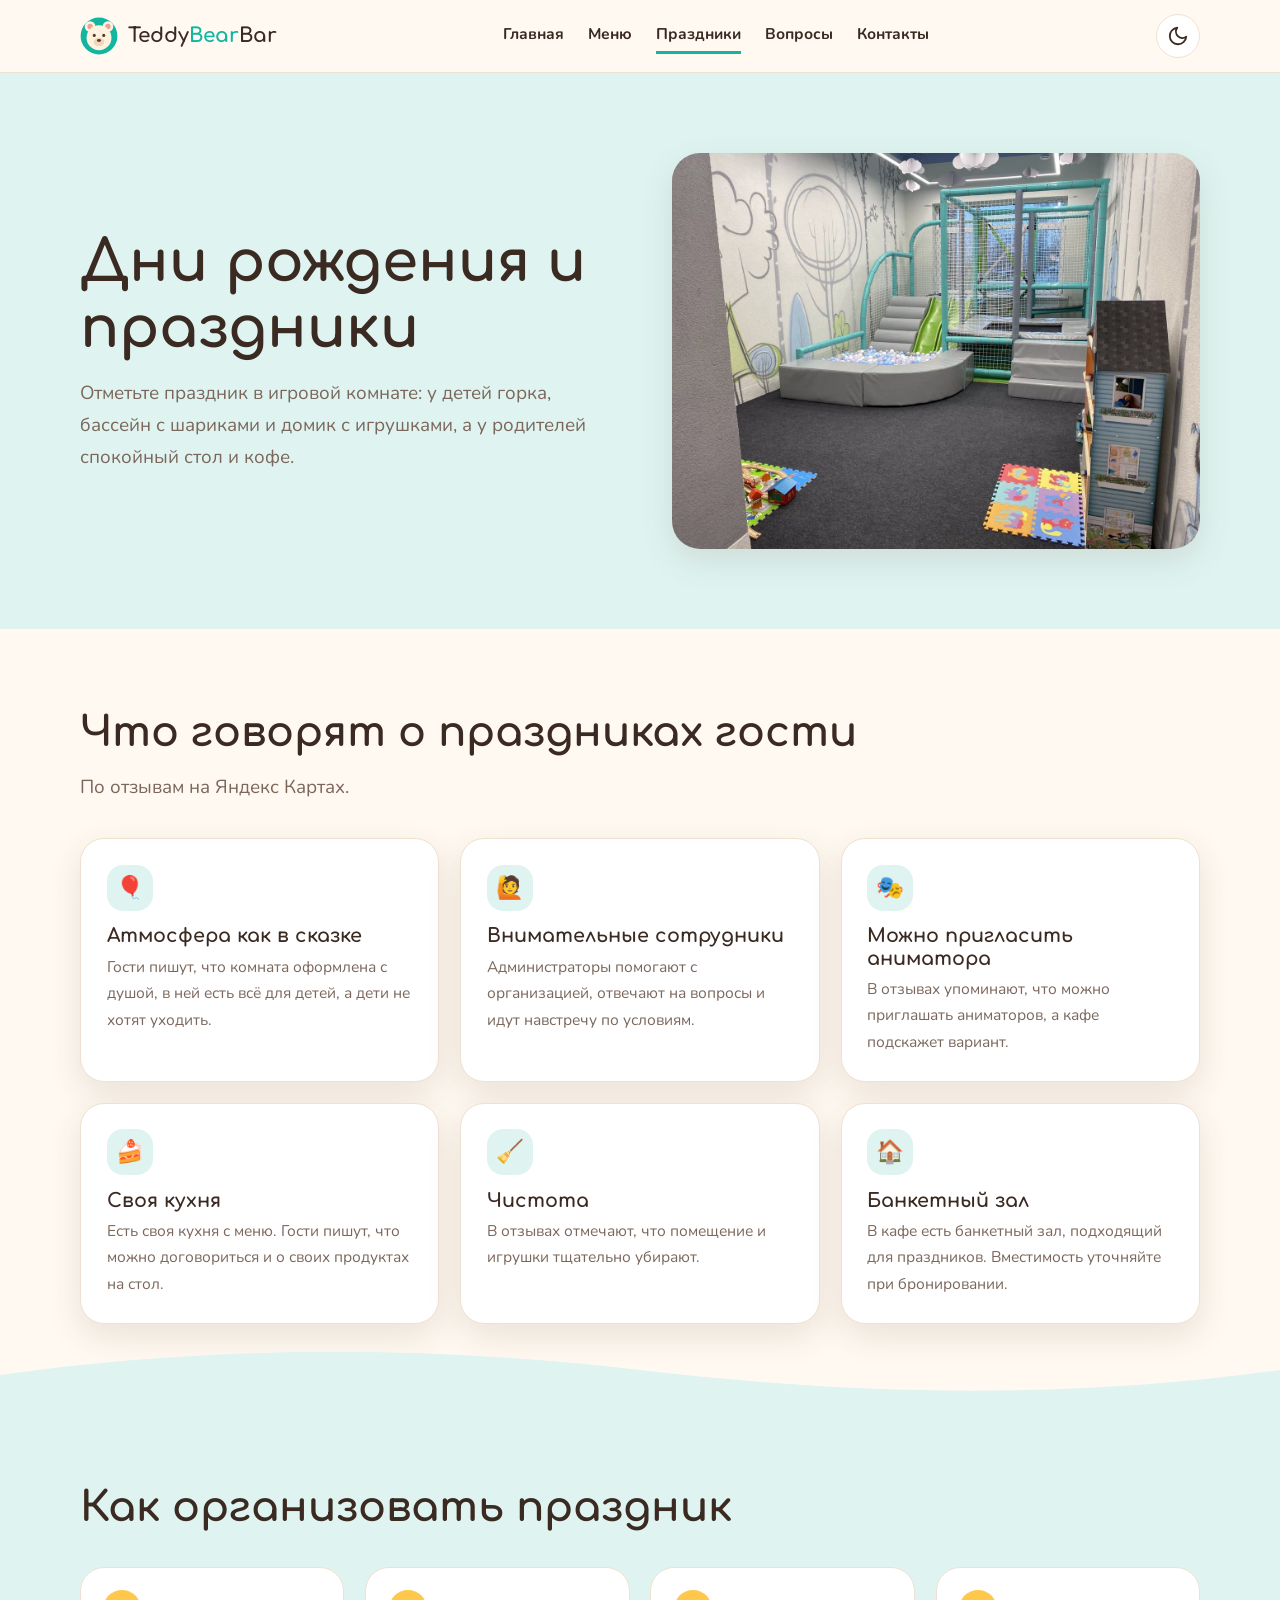
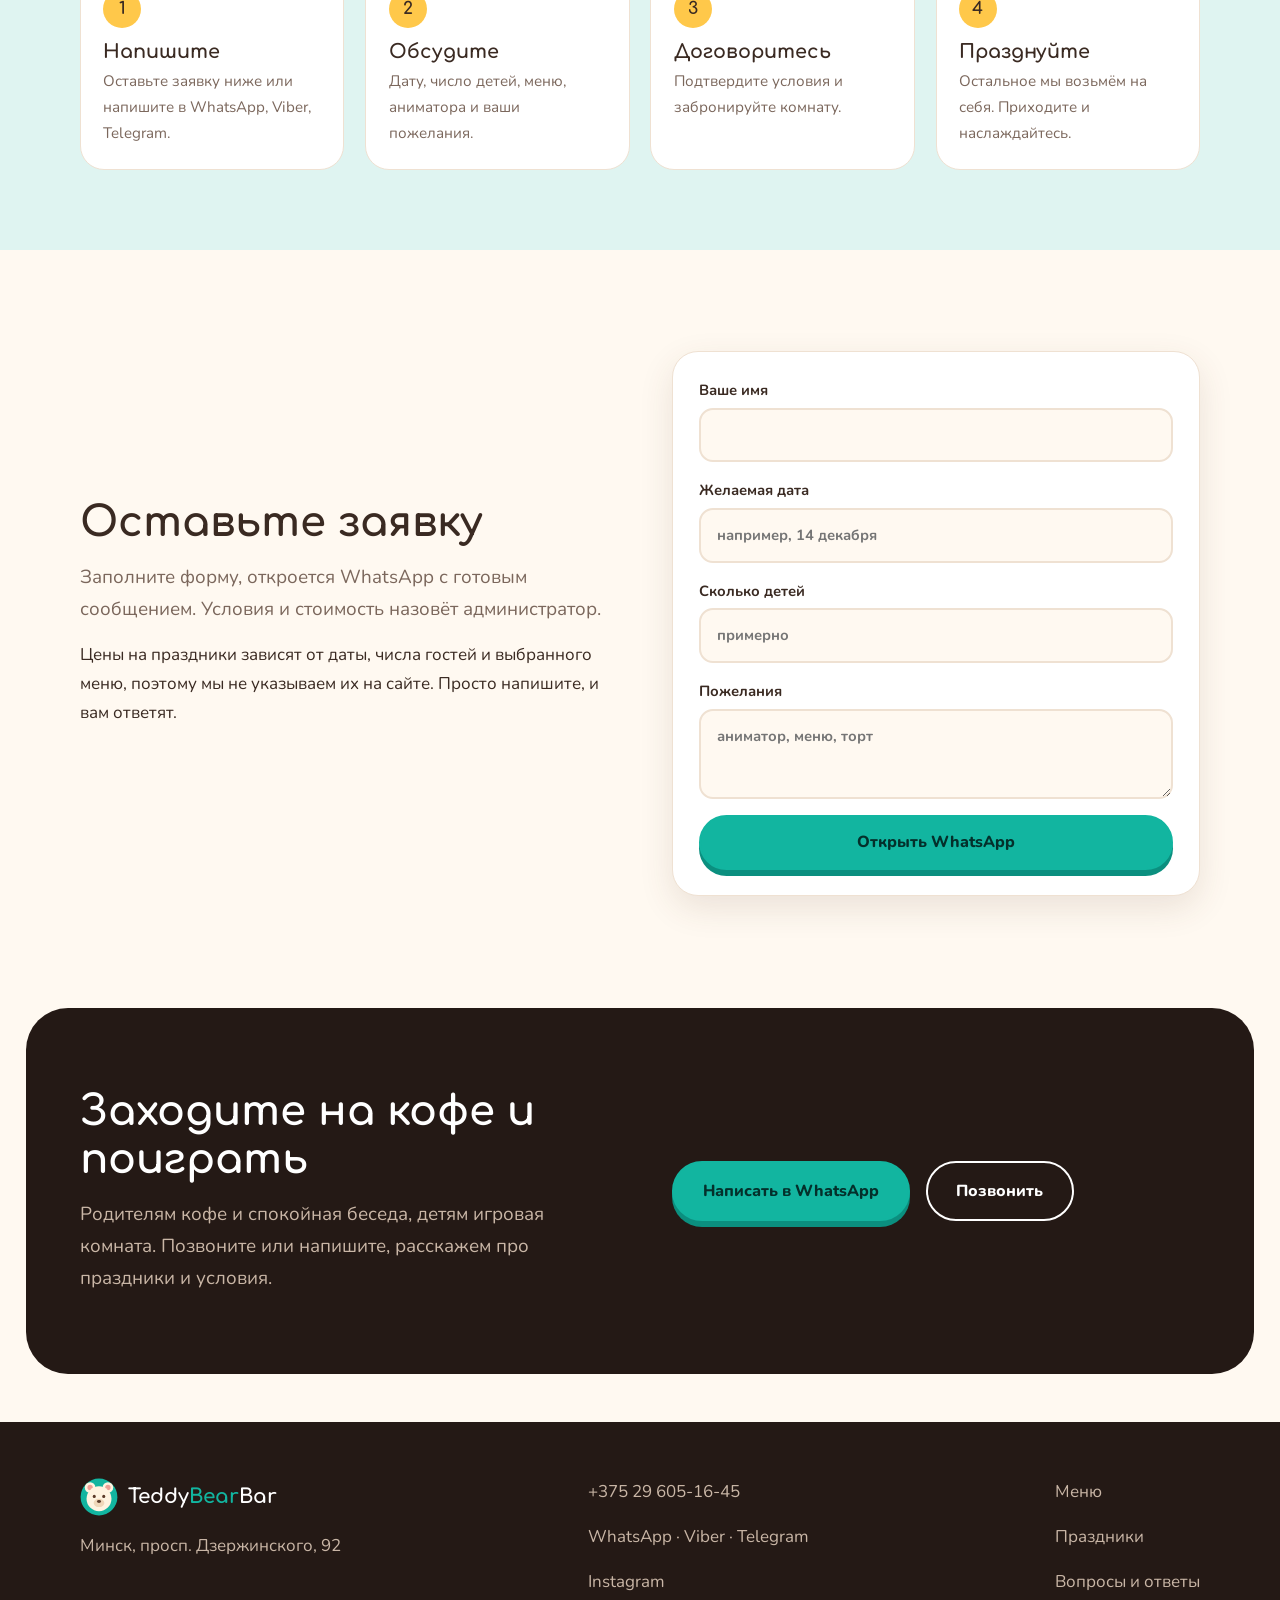
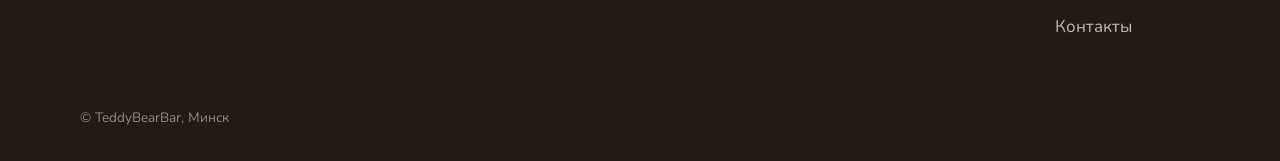
<file: party.html>
<!DOCTYPE html>
<html lang="ru"><head>
<meta charset="utf-8"><meta name="viewport" content="width=device-width,initial-scale=1">
<title>Дни рождения и праздники — TeddyBearBar, Минск</title><meta name="description" content="Детский день рождения в игровой комнате TeddyBearBar на Дзержинского, 92: аниматоры, своя кухня, банкетный зал. Заявка в WhatsApp."><meta name="theme-color" content="#12b5a0">
<script>(function(){var t;try{t=localStorage.getItem('teddy-theme')}catch(e){}if(!t)t=matchMedia('(prefers-color-scheme: dark)').matches?'dark':'light';document.documentElement.dataset.theme=t})()</script>
<link rel="icon" href="favicon.ico" sizes="any"><link rel="icon" type="image/png" sizes="32x32" href="favicon-32.png"><link rel="icon" type="image/png" sizes="192x192" href="favicon-192.png"><link rel="apple-touch-icon" href="apple-touch-icon.png">
<link rel="preconnect" href="https://fonts.googleapis.com"><link rel="preconnect" href="https://fonts.gstatic.com" crossorigin>
<link href="https://fonts.googleapis.com/css2?family=Comfortaa:wght@600;700&family=Nunito:wght@400;600;700;800&display=swap" rel="stylesheet">
<link rel="stylesheet" href="style.css">
</head><body>
<div id="progress"></div>
<header><div class="wrap bar">
<a class="logo" href="index.html" aria-label="TeddyBearBar — на главную"><svg viewBox="0 0 64 64" aria-hidden="true"><circle cx="32" cy="32" r="31" fill="#12b5a0"/><circle cx="17" cy="16" r="9" fill="#fff3e0"/><circle cx="47" cy="16" r="9" fill="#fff3e0"/><circle cx="17" cy="16" r="4.5" fill="#eca096"/><circle cx="47" cy="16" r="4.5" fill="#eca096"/><circle cx="32" cy="35" r="21" fill="#fff3e0"/><circle cx="24" cy="31" r="2.6" fill="#5b3a29"/><circle cx="40" cy="31" r="2.6" fill="#5b3a29"/><ellipse cx="32" cy="42" rx="9" ry="7" fill="#f0d7b9"/><ellipse cx="32" cy="39.5" rx="3.4" ry="2.4" fill="#5b3a29"/></svg><span>Teddy<em>Bear</em>Bar</span></a>
<nav><a href="index.html">Главная</a><a href="menu.html">Меню</a><a href="party.html" aria-current="page">Праздники</a><a href="faq.html">Вопросы</a><a href="contacts.html">Контакты</a></nav>
<div class="tools"><button class="theme" type="button" aria-label="Переключить тему"><svg class="sun" viewBox="0 0 24 24" fill="none" stroke="currentColor" stroke-width="2" stroke-linecap="round"><circle cx="12" cy="12" r="4"/><path d="M12 2v2M12 20v2M2 12h2M20 12h2M4.9 4.9l1.4 1.4M17.7 17.7l1.4 1.4M4.9 19.1l1.4-1.4M17.7 6.3l1.4-1.4"/></svg><svg class="moon" viewBox="0 0 24 24" fill="none" stroke="currentColor" stroke-width="2" stroke-linecap="round" stroke-linejoin="round"><path d="M21 12.8A9 9 0 1 1 11.2 3a7 7 0 0 0 9.8 9.8z"/></svg></button><button class="burger" aria-label="Меню" aria-expanded="false">☰</button></div>
</div></header>
<main>
<section class="sky"><div class="wrap split">
<div><h1 style="font-size:clamp(2.1rem,5.4vw,3.6rem)">Дни рождения и праздники</h1>
<p class="lead" style="margin-top:1rem">Отметьте праздник в игровой комнате: у детей горка, бассейн с шариками и домик с игрушками, а у родителей спокойный стол и кофе.</p></div>
<div class="photo"><img src="images/play.jpg" alt="Игровая комната для праздника" loading="eager" style="aspect-ratio:4/3"></div>
</div></section>

<section><div class="wrap"><h2>Что говорят о праздниках гости</h2>
<p class="lead">По отзывам на Яндекс Картах.</p>
<div class="tiles">
<div class="tile"><i>🎈</i><h3>Атмосфера как в сказке</h3><p>Гости пишут, что комната оформлена с душой, в ней есть всё для детей, а дети не хотят уходить.</p></div>
<div class="tile"><i>🙋</i><h3>Внимательные сотрудники</h3><p>Администраторы помогают с организацией, отвечают на вопросы и идут навстречу по условиям.</p></div>
<div class="tile"><i>🎭</i><h3>Можно пригласить аниматора</h3><p>В отзывах упоминают, что можно приглашать аниматоров, а кафе подскажет вариант.</p></div>
<div class="tile"><i>🍰</i><h3>Своя кухня</h3><p>Есть своя кухня с меню. Гости пишут, что можно договориться и о своих продуктах на стол.</p></div>
<div class="tile"><i>🧹</i><h3>Чистота</h3><p>В отзывах отмечают, что помещение и игрушки тщательно убирают.</p></div>
<div class="tile"><i>🏠</i><h3>Банкетный зал</h3><p>В кафе есть банкетный зал, подходящий для праздников. Вместимость уточняйте при бронировании.</p></div>
</div></div></section>

<section class="sky"><svg class="wave" viewBox="0 0 1440 60" preserveAspectRatio="none" aria-hidden="true"><path d="M0 60V30C240 0 480 0 720 25s480 30 720 0v35z"/></svg><div class="wrap"><h2>Как организовать праздник</h2>
<div class="steps">
<div class="step"><h3>Напишите</h3><p>Оставьте заявку ниже или напишите в WhatsApp, Viber, Telegram.</p></div>
<div class="step"><h3>Обсудите</h3><p>Дату, число детей, меню, аниматора и ваши пожелания.</p></div>
<div class="step"><h3>Договоритесь</h3><p>Подтвердите условия и забронируйте комнату.</p></div>
<div class="step"><h3>Празднуйте</h3><p>Остальное мы возьмём на себя. Приходите и наслаждайтесь.</p></div>
</div></div></section>

<section><div class="wrap split">
<div><h2>Оставьте заявку</h2>
<p class="lead">Заполните форму, откроется WhatsApp с готовым сообщением. Условия и стоимость назовёт администратор.</p>
<p>Цены на праздники зависят от даты, числа гостей и выбранного меню, поэтому мы не указываем их на сайте. Просто напишите, и вам ответят.</p></div>
<form id="party">
<label>Ваше имя<input name="name" required autocomplete="name"></label>
<label>Желаемая дата<input name="date" placeholder="например, 14 декабря"></label>
<label>Сколько детей<input name="kids" inputmode="numeric" placeholder="примерно"></label>
<label>Пожелания<textarea name="msg" placeholder="аниматор, меню, торт"></textarea></label>
<button class="btn" type="submit">Открыть WhatsApp</button>
</form>
</div></section>
<section class="dark" style="margin-top:2rem"><div class="wrap split"><div><h2>Заходите на кофе и поиграть</h2><p class="lead">Родителям кофе и спокойная беседа, детям игровая комната. Позвоните или напишите, расскажем про праздники и условия.</p></div><div class="row"><a class="btn" href="https://wa.me/375296051645">Написать в WhatsApp</a><a class="btn ghost" style="color:#fff;border-color:#fff" href="tel:+375296051645">Позвонить</a></div></div></section></main>
<footer><div class="wrap">
<div><a class="logo" href="index.html"><svg viewBox="0 0 64 64" aria-hidden="true"><circle cx="32" cy="32" r="31" fill="#12b5a0"/><circle cx="17" cy="16" r="9" fill="#fff3e0"/><circle cx="47" cy="16" r="9" fill="#fff3e0"/><circle cx="17" cy="16" r="4.5" fill="#eca096"/><circle cx="47" cy="16" r="4.5" fill="#eca096"/><circle cx="32" cy="35" r="21" fill="#fff3e0"/><circle cx="24" cy="31" r="2.6" fill="#5b3a29"/><circle cx="40" cy="31" r="2.6" fill="#5b3a29"/><ellipse cx="32" cy="42" rx="9" ry="7" fill="#f0d7b9"/><ellipse cx="32" cy="39.5" rx="3.4" ry="2.4" fill="#5b3a29"/></svg><span>Teddy<em>Bear</em>Bar</span></a><p style="margin-top:1rem">Минск, просп. Дзержинского, 92</p></div>
<div><p><a href="tel:+375296051645">+375 29 605-16-45</a></p><p><a href="https://wa.me/375296051645">WhatsApp</a> · <a href="https://viber.click/375296051645">Viber</a> · <a href="https://t.me/+375296051645">Telegram</a></p><p><a href="https://www.instagram.com/teddybear.bar">Instagram</a></p></div>
<div><p><a href="menu.html">Меню</a></p><p><a href="party.html">Праздники</a></p><p><a href="faq.html">Вопросы и ответы</a></p><p><a href="contacts.html">Контакты</a></p></div>
<p class="small">© TeddyBearBar, Минск</p>
</div></footer>
<div class="dock"><a href="tel:+375296051645">Позвонить</a><a href="https://wa.me/375296051645">WhatsApp</a></div>
<script src="main.js"></script></body></html>
</file>
<file: style.css>
:root{--bg:#fff9f1;--bg2:#fff;--card:#fff;--ink:#3a2a22;--mute:#7b675c;--line:#efe1d2;--teal:#12b5a0;--teal-d:#0b8f7f;--on-teal:#04302b;--pink:#ec4a8c;--sun:#ffc84a;--sky:#dff4f1;--shadow:0 12px 34px rgba(91,58,41,.12);
--head:'Comfortaa',system-ui,sans-serif;--sans:'Nunito',system-ui,sans-serif}
[data-theme=dark]{--bg:#17110e;--bg2:#1f1814;--card:#251c17;--ink:#f6eadb;--mute:#b9a698;--line:#3a2c24;--teal:#3ee0c8;--teal-d:#2bc3ab;--on-teal:#032622;--pink:#ff7bb0;--sun:#ffd467;--sky:#1b2a27;--shadow:0 12px 34px rgba(0,0,0,.45)}
*{box-sizing:border-box;margin:0;padding:0}
html{scroll-behavior:smooth}
body{font-family:var(--sans);background:var(--bg);color:var(--ink);line-height:1.7;font-size:17px;-webkit-font-smoothing:antialiased;transition:background .5s,color .5s}
img{max-width:100%;display:block}a{color:inherit}
:focus-visible{outline:3px solid var(--teal);outline-offset:3px}
.wrap{width:min(1120px,92%);margin:0 auto}
h1,h2,h3{font-family:var(--head);font-weight:700;line-height:1.15}
h1{font-size:clamp(2.2rem,5.6vw,4.2rem)}
h2{font-size:clamp(1.7rem,3.6vw,2.6rem);margin-bottom:.9rem}
h3{font-size:1.2rem;margin-bottom:.4rem}
p{max-width:62ch}p+p{margin-top:1rem}
.lead{font-size:1.18rem;color:var(--mute)}
#progress{position:fixed;top:0;left:0;height:4px;width:0;background:linear-gradient(90deg,var(--teal),var(--pink),var(--sun));z-index:100}

header{position:sticky;top:0;z-index:50;background:color-mix(in srgb,var(--bg) 88%,transparent);backdrop-filter:blur(12px);border-bottom:1px solid var(--line);transition:background .5s}
.bar{display:flex;align-items:center;justify-content:space-between;height:72px;gap:1rem}
.logo{display:flex;align-items:center;gap:.6rem;text-decoration:none;font-family:var(--head);font-weight:700;font-size:1.25rem}
.logo svg{width:38px;height:38px}
.logo em{font-style:normal;color:var(--teal)}
nav{display:flex;gap:1.5rem;align-items:center}
nav a{text-decoration:none;font-weight:700;font-size:.97rem;padding:.2rem 0;border-bottom:3px solid transparent}
nav a:hover,nav a[aria-current]{border-color:var(--teal)}
.tools{display:flex;gap:.6rem;align-items:center}
.theme,.burger{width:44px;height:44px;border-radius:50%;border:1px solid var(--line);background:var(--card);color:var(--ink);cursor:pointer;display:grid;place-items:center;transition:transform .3s,background .3s}
.theme:hover{transform:rotate(20deg) scale(1.06)}
.theme svg{width:22px;height:22px}
.theme .sun{display:none}[data-theme=dark] .theme .sun{display:block}[data-theme=dark] .theme .moon{display:none}
.burger{display:none;font-size:1.2rem}
.btn{display:inline-block;text-decoration:none;background:var(--teal);color:var(--on-teal);padding:.9rem 1.8rem;border-radius:999px;font-family:inherit;font-weight:800;font-size:1rem;border:2px solid var(--teal);cursor:pointer;transition:transform .2s,background .2s,box-shadow .2s;box-shadow:0 6px 0 var(--teal-d)}
.btn:hover{transform:translateY(3px);box-shadow:0 3px 0 var(--teal-d)}
.btn.pink{background:var(--pink);border-color:var(--pink);color:#fff;box-shadow:0 6px 0 color-mix(in srgb,var(--pink) 65%,#000)}
.btn.pink:hover{box-shadow:0 3px 0 color-mix(in srgb,var(--pink) 65%,#000)}
.btn.ghost{background:transparent;color:var(--ink);border-color:var(--ink);box-shadow:none}
.btn.ghost:hover{transform:none;background:var(--ink);color:var(--bg)}
nav .btn{padding:.5rem 1.2rem;font-size:.9rem;box-shadow:0 4px 0 var(--teal-d)}
.row{display:flex;gap:1rem;flex-wrap:wrap}

.hero{position:relative;padding:3.5rem 0 5rem;overflow:hidden}
.hero .wrap{display:grid;grid-template-columns:1.05fr .95fr;gap:3rem;align-items:center;position:relative;z-index:2}
.hero h1 span{color:var(--teal)}.hero h1 b{color:var(--pink);font-weight:700}
.hero .lead{margin:1.2rem 0 2rem}
.tag{display:inline-flex;gap:.5rem;align-items:center;background:var(--card);border:1px solid var(--line);border-radius:999px;padding:.3rem 1rem;font-weight:700;font-size:.93rem;box-shadow:var(--shadow)}
.tag b{color:var(--pink)}
.blobwrap{position:relative;width:min(470px,100%);margin:0 auto}
.blob{aspect-ratio:1;overflow:hidden;border-radius:58% 42% 52% 48% / 46% 54% 46% 54%;box-shadow:var(--shadow);animation:morph 12s ease-in-out infinite;border:6px solid var(--card)}
.blob img{width:100%;height:100%;object-fit:cover}
@keyframes morph{0%,100%{border-radius:58% 42% 52% 48%/46% 54% 46% 54%}50%{border-radius:44% 56% 40% 60%/58% 42% 58% 42%}}
.badge{position:absolute;background:var(--card);border:1px solid var(--line);border-radius:18px;padding:.6rem 1rem;box-shadow:var(--shadow);font-weight:800;font-size:.9rem;line-height:1.3;animation:float 5s ease-in-out infinite}
.badge small{display:block;font-weight:600;color:var(--mute)}
.badge.a{left:-6%;bottom:12%}.badge.b{right:-4%;top:8%;animation-delay:-2.5s}
@keyframes float{0%,100%{transform:translateY(0)}50%{transform:translateY(-10px)}}
.dot{position:absolute;border-radius:50%;z-index:1;opacity:.9;animation:float 7s ease-in-out infinite}
.d1{width:90px;height:90px;background:var(--sun);left:4%;top:10%}.d2{width:46px;height:46px;background:var(--pink);right:10%;bottom:12%;animation-delay:-3s}
.d3{width:150px;height:150px;border:12px solid var(--teal);right:-40px;top:40%;animation-delay:-1s}.d4{width:30px;height:30px;background:var(--teal);left:46%;top:6%;animation-delay:-4s}

.marquee{background:var(--teal);color:var(--on-teal);overflow:hidden;white-space:nowrap;padding:.9rem 0;font-family:var(--head);font-weight:700;transform:rotate(-1.2deg);margin:0 -2%}
.marquee div{display:inline-block;animation:slide 28s linear infinite}
.marquee span{margin:0 1.6rem}.marquee span::after{content:"•";margin-left:3.2rem;color:var(--card)}
@keyframes slide{to{transform:translateX(-50%)}}

section{padding:5rem 0;position:relative}
.sky{background:var(--sky)}
.split{display:grid;grid-template-columns:1fr 1fr;gap:4rem;align-items:center}
.split.rev>:first-child{order:2}
.photo{border-radius:28px;overflow:hidden;box-shadow:var(--shadow)}.photo img{width:100%;height:100%;object-fit:cover;transition:transform .6s}.photo:hover img{transform:scale(1.04)}
.chips{display:flex;flex-wrap:wrap;gap:.55rem;margin-top:1.3rem}
.chips span{background:var(--card);border:1px solid var(--line);border-radius:999px;padding:.3rem 1rem;font-weight:700;font-size:.92rem}
.wave{display:block;width:100%;height:60px;position:absolute;left:0;top:-59px}
.wave path{fill:var(--sky)}

.stats{display:grid;grid-template-columns:repeat(4,1fr);gap:1.3rem;margin-top:2rem}
.stat{background:var(--card);border:1px solid var(--line);border-radius:24px;padding:1.4rem;text-align:center;box-shadow:var(--shadow)}
.stat b{display:block;font-family:var(--head);font-size:2.6rem;color:var(--teal);line-height:1.1}
.stat span{font-size:.92rem;color:var(--mute)}

.duo{display:grid;grid-template-columns:1fr 1fr;gap:1.5rem;margin-top:2rem}
.big{border-radius:30px;padding:2.2rem;position:relative;overflow:hidden;text-decoration:none;display:block;border:1px solid var(--line);background:var(--card);box-shadow:var(--shadow);transition:transform .3s}
.big:hover{transform:translateY(-6px) rotate(-.6deg)}
.big h3{font-size:1.6rem}.big p{color:var(--mute)}
.big::after{content:"";position:absolute;right:-40px;bottom:-40px;width:140px;height:140px;border-radius:50%;background:var(--sun);opacity:.55}
.big.t::after{background:var(--teal)}
.big .go{display:inline-block;margin-top:1rem;font-weight:800;color:var(--teal)}

.bars{display:grid;gap:1rem;margin-top:2rem;max-width:760px}
.bar-row{display:grid;grid-template-columns:150px 1fr 50px;gap:1rem;align-items:center;font-weight:700;font-size:.95rem}
.track{height:14px;background:var(--line);border-radius:99px;overflow:hidden}
.fill{display:block;height:100%;width:0;border-radius:99px;background:linear-gradient(90deg,var(--teal),var(--pink));transition:width 1.4s cubic-bezier(.22,.61,.36,1)}
.bar-row em{font-style:normal;color:var(--mute)}

.tiles{display:grid;grid-template-columns:repeat(3,1fr);gap:1.3rem;margin-top:2.2rem}
.tile{background:var(--card);border:1px solid var(--line);border-radius:24px;padding:1.6rem;box-shadow:var(--shadow);transition:transform .3s}
.tile:hover{transform:translateY(-5px)}
.tile i{font-style:normal;display:grid;place-items:center;width:46px;height:46px;border-radius:16px;background:var(--sky);font-size:1.4rem;margin-bottom:.9rem}
.tile p{font-size:.97rem;color:var(--mute)}
.steps{counter-reset:s;display:grid;grid-template-columns:repeat(4,1fr);gap:1.3rem;margin-top:2.2rem}
.step{counter-increment:s;background:var(--card);border:1px solid var(--line);border-radius:24px;padding:1.4rem}
.step::before{content:counter(s);display:grid;place-items:center;width:38px;height:38px;border-radius:50%;background:var(--sun);color:#3a2a22;font-family:var(--head);font-weight:700;margin-bottom:.8rem}
.step p{font-size:.95rem;color:var(--mute)}

.dark{background:#241915;color:#f6eadb;border-radius:42px;margin:0 2%}
.dark .lead{color:#c9b6a6}.dark h2{color:#fff}

.tabs{display:flex;gap:.6rem;flex-wrap:wrap;margin:1.5rem 0 0}
.tab{border:2px solid var(--line);background:var(--card);color:var(--ink);padding:.5rem 1.1rem;border-radius:999px;font:inherit;font-weight:800;cursor:pointer;transition:.2s}
.tab[aria-pressed=true]{background:var(--teal);border-color:var(--teal);color:var(--on-teal)}
.mgrid{display:grid;grid-template-columns:1fr 1fr;gap:1.4rem;margin-top:2rem}
.mgroup{background:var(--card);border:1px solid var(--line);border-radius:26px;padding:1.6rem 1.8rem;box-shadow:var(--shadow)}
.mgroup h3{color:var(--teal);font-size:1.3rem;margin-bottom:.5rem}
.mgroup.hide{display:none}
.mgroup ul{list-style:none}
.mgroup li{display:flex;gap:.8rem;align-items:baseline;padding:.5rem 0;border-bottom:1px dashed var(--line)}
.mgroup li:last-child{border:0}
.mgroup li span:first-child{flex:1}.mgroup li small{display:block;color:var(--mute);font-size:.82rem}
.pr{font-family:var(--head);font-weight:700;white-space:nowrap;color:var(--pink)}
.note{margin-top:2rem;background:var(--card);border-left:5px solid var(--sun);border-radius:0 20px 20px 0;padding:1.2rem 1.5rem}

details{background:var(--card);border:1px solid var(--line);border-radius:20px;padding:1.1rem 1.4rem;margin-bottom:.8rem}
summary{font-family:var(--head);font-weight:700;cursor:pointer;list-style:none;display:flex;justify-content:space-between;gap:1rem}
summary::-webkit-details-marker{display:none}
summary::after{content:"+";color:var(--pink);font-size:1.5rem;line-height:1;transition:transform .3s}
details[open] summary::after{transform:rotate(45deg)}
details p{margin-top:.8rem;color:var(--mute)}

form{display:grid;gap:1rem;margin-top:1.3rem;background:var(--card);border:1px solid var(--line);border-radius:26px;padding:1.6rem;box-shadow:var(--shadow)}
label{display:grid;gap:.3rem;font-weight:700;font-size:.92rem}
input,textarea,select{font:inherit;padding:.8rem 1rem;border:2px solid var(--line);border-radius:14px;background:var(--bg);color:var(--ink)}
input:focus,textarea:focus{border-color:var(--teal);outline:none}
textarea{min-height:90px;resize:vertical}

.cards{display:grid;grid-template-columns:1fr 1fr;gap:3rem}
dl dt{font-size:.9rem;color:var(--mute);margin-top:1.3rem}
dl dd{font-size:1.15rem;font-weight:700}dl a{text-decoration-color:var(--teal);text-underline-offset:4px}
.map{border-radius:28px;overflow:hidden;border:1px solid var(--line);margin-top:2.5rem;box-shadow:var(--shadow)}
.map iframe{width:100%;height:380px;border:0;display:block}

.gal{display:grid;grid-template-columns:repeat(3,1fr);gap:1.2rem;margin-top:2rem}
.gal .photo{aspect-ratio:4/5}.gal .photo:nth-child(2){margin-top:2rem}

footer{background:#241915;color:#c9b6a6;padding:3.5rem 0 2rem;margin-top:3rem}
footer .wrap{display:flex;justify-content:space-between;gap:2rem;flex-wrap:wrap}
footer a{text-decoration:none}footer a:hover{color:#fff}footer .logo{color:#fff}
.small{width:100%;font-size:.85rem;opacity:.7;margin-top:2rem}
.dock{display:none}

.reveal{opacity:0;transform:translateY(30px) scale(.98);transition:opacity .8s cubic-bezier(.22,.61,.36,1),transform .8s cubic-bezier(.22,.61,.36,1)}
.reveal.in{opacity:1;transform:none}
@media(prefers-reduced-motion:reduce){*{animation:none!important;transition:none!important}.reveal{opacity:1;transform:none}.fill{width:var(--w)!important}html{scroll-behavior:auto}}
@media(max-width:900px){
 .hero .wrap,.split,.cards,.duo,.mgrid{grid-template-columns:1fr;gap:2.2rem}
 .split.rev>:first-child{order:0}
 .stats{grid-template-columns:1fr 1fr}.tiles{grid-template-columns:1fr}.steps{grid-template-columns:1fr 1fr}
 .gal{grid-template-columns:1fr 1fr}.gal .photo:nth-child(2){margin-top:0}
 .burger{display:grid}
 nav{display:none;position:absolute;top:72px;left:0;right:0;background:var(--bg);flex-direction:column;align-items:flex-start;padding:1.2rem 4%;border-bottom:1px solid var(--line);gap:1rem}
 nav.open{display:flex}
 section{padding:3.4rem 0}
 .bar-row{grid-template-columns:110px 1fr 44px;font-size:.85rem}
 body{padding-bottom:66px}
 .dock{display:flex;position:fixed;left:0;right:0;bottom:0;z-index:60;background:var(--bg2);border-top:1px solid var(--line);padding:.6rem 4%;gap:.6rem}
 .dock a{flex:1;text-align:center;text-decoration:none;padding:.7rem;border-radius:999px;font-weight:800;font-size:.95rem;border:2px solid var(--line)}
 .dock a:first-child{background:var(--teal);border-color:var(--teal);color:var(--on-teal)}
 .badge.a{left:0}.badge.b{right:0}
 .dark{border-radius:28px}
}
</file>
